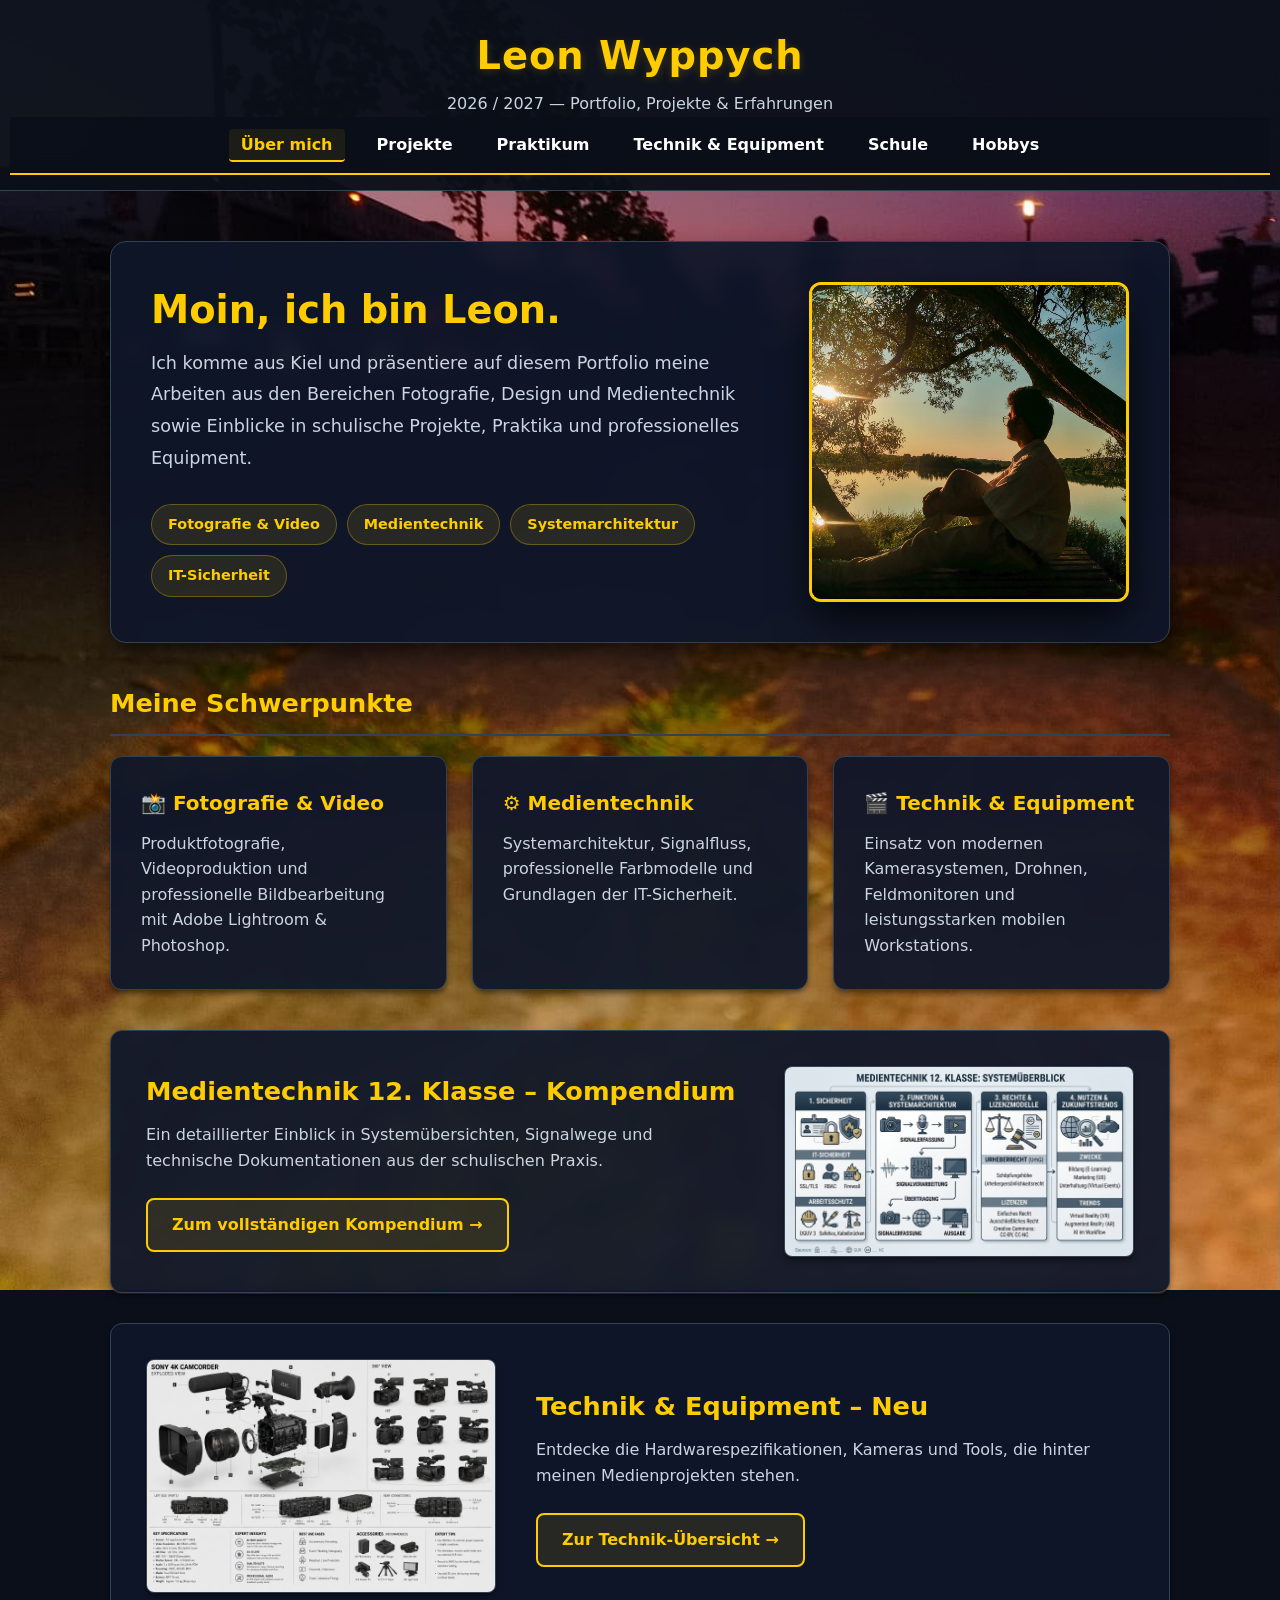
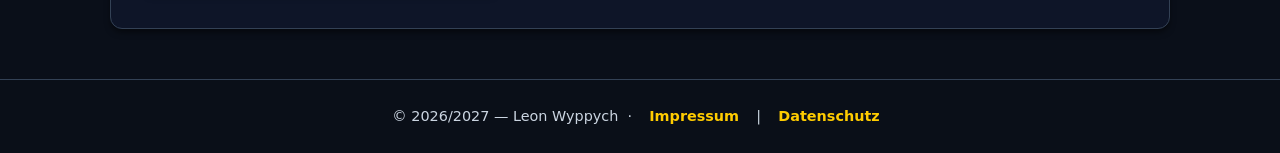
<file: index.html>
<!DOCTYPE html>
<html lang="de">
<head>
    
    <meta charset="UTF-8">
    <meta name="viewport" content="width=device-width, initial-scale=1.0">
    <meta name="theme-color" content="#004e9e">
    <meta name="description" content="Portfolio von Leon Wyppych aus Kiel – Fotografie, Design, Medientechnik und IT-Sicherheit. Projekte, Praktika und Equipment im Überblick.">
    <meta name="author" content="Leon Wyppych">
    <meta name="robots" content="index, follow">

    <!-- Open Graph -->
    <meta property="og:type" content="website">
    <meta property="og:title" content="Leon Wyppych – Portfolio 2026/2027">
    <meta property="og:description" content="Portfolio für Fotografie, Design, Medientechnik und IT-Sicherheit aus Kiel.">
    <meta property="og:image" content="art/leonhero.jpeg">
    <meta property="og:locale" content="de_DE">

    <!-- Twitter Card -->
    <meta name="twitter:card" content="summary_large_image">
    <meta name="twitter:title" content="Leon Wyppych – Portfolio 2026/2027">
    <meta name="twitter:description" content="Portfolio für Fotografie, Design, Medientechnik und IT-Sicherheit aus Kiel.">
    <meta name="twitter:image" content="art/leonhero.jpeg">

    <title>Leon Wyppych — Portfolio, Projekte &amp; Medientechnik</title>

    <link rel="stylesheet" href="style.css">
    <link rel="preload" as="image" href="art/leonhero.jpeg">

    <!-- JSON-LD Structured Data -->
    <script type="application/ld+json">
    {
      "@context": "https://schema.org",
      "@type": "Person",
      "name": "Leon Wyppych",
      "address": { "@type": "PostalAddress", "addressLocality": "Kiel", "addressCountry": "DE" },
      "jobTitle": "Medientechniker & Fotograf",
      "knowsAbout": ["Fotografie", "Videoproduktion", "Medientechnik", "IT-Sicherheit", "Systemarchitektur"]
    }
    </script>
</head>
<body>

    <a href="#main" class="skip-link">Zum Hauptinhalt springen</a>

    <header class="fixed-header">
        <div class="header-container">
            <h1>Leon Wyppych</h1>
            <p class="subtitle">2026 / 2027 — Portfolio, Projekte &amp; Erfahrungen</p>
        </div>
        <nav class="main-nav" aria-label="Hauptnavigation">
            <ul>
                <li><a href="index.html" class="active" aria-current="page">Über mich</a></li>
                <li><a href="src/projekte.html">Projekte</a></li>
                <li><a href="src/praktikum.html">Praktikum</a></li>
                <li><a href="src/technik.html">Technik &amp; Equipment</a></li>
                <li><a href="src/schule.html">Schule</a></li>
                <li><a href="src/hobbys.html">Hobbys</a></li>
            </ul>
        </nav>
    </header>

    <main id="main" class="content">

        <!-- Hero Section -->
        <section class="hero-section" aria-labelledby="hero-title">
            <div class="hero-grid">
                <div class="hero-text">
                    <h2 id="hero-title">Moin, ich bin Leon.</h2>
                    <p class="lead">Ich komme aus Kiel und präsentiere auf diesem Portfolio meine Arbeiten aus den Bereichen Fotografie, Design und Medientechnik sowie Einblicke in schulische Projekte, Praktika und professionelles Equipment.</p>

                    <div class="quick-tags" role="list" aria-label="Kernkompetenzen">
                        <span role="listitem">Fotografie &amp; Video</span>
                        <span role="listitem">Medientechnik</span>
                        <span role="listitem">Systemarchitektur</span>
                        <span role="listitem">IT-Sicherheit</span>
                    </div>
                </div>
                <div class="hero-image">
                    <img src="art/leonhero.jpeg" alt="Porträtfoto von Leon Wyppych" width="600" height="600" loading="eager">
                </div>
            </div>
        </section>

        <!-- Schwerpunkte -->
        <section class="grid-section" aria-labelledby="focus-title">
            <h3 id="focus-title">Meine Schwerpunkte</h3>
            <div class="cards-grid">
                <article class="info-card">
                    <h4>📸 Fotografie &amp; Video</h4>
                    <p>Produktfotografie, Videoproduktion und professionelle Bildbearbeitung mit Adobe Lightroom &amp; Photoshop.</p>
                </article>
                <article class="info-card">
                    <h4>⚙️ Medientechnik</h4>
                    <p>Systemarchitektur, Signalfluss, professionelle Farbmodelle und Grundlagen der IT-Sicherheit.</p>
                </article>
                <article class="info-card">
                    <h4>🎬 Technik &amp; Equipment</h4>
                    <p>Einsatz von modernen Kamerasystemen, Drohnen, Feldmonitoren und leistungsstarken mobilen Workstations.</p>
                </article>
            </div>
        </section>

        <!-- Preview Sektionen -->
        <section class="preview-section" aria-label="Projektvorschauen">
            <article class="preview-card">
                <div class="preview-text">
                    <h3>Medientechnik 12. Klasse – Kompendium</h3>
                    <p>Ein detaillierter Einblick in Systemübersichten, Signalwege und technische Dokumentationen aus der schulischen Praxis.</p>
                    <a href="src/schule.html" class="action-btn">Zum vollständigen Kompendium &rarr;</a>
                </div>
                <div class="preview-img">
                    <img src="art/medienziele.jpeg" alt="Systemübersicht Medientechnik 12. Klasse" loading="lazy">
                </div>
            </article>

            <article class="preview-card reverse">
                <div class="preview-text">
                    <h3>Technik &amp; Equipment – Neu</h3>
                    <p>Entdecke die Hardwarespezifikationen, Kameras und Tools, die hinter meinen Medienprojekten stehen.</p>
                    <a href="src/technik.html" class="action-btn">Zur Technik-Übersicht &rarr;</a>
                </div>
                <div class="preview-img">
                    <!-- FIX: Bild aus deinem art Ordner -->
                    <img src="art/152976FE-19D9-4856-8800-9D4E74AB3DD5.png" alt="Sony 4K Camcorder Equipment" loading="lazy">
                </div>
            </article>
        </section>

    </main>

    <footer class="fixed-footer">
        <p>&copy; 2026/2027 &mdash; Leon Wyppych &nbsp;·&nbsp;
            <a href="src/impressum.html">Impressum</a> &nbsp;|&nbsp;
            <a href="src/datenschutz.html">Datenschutz</a>
        </p>
    </footer>

</body>
</html>
</file>
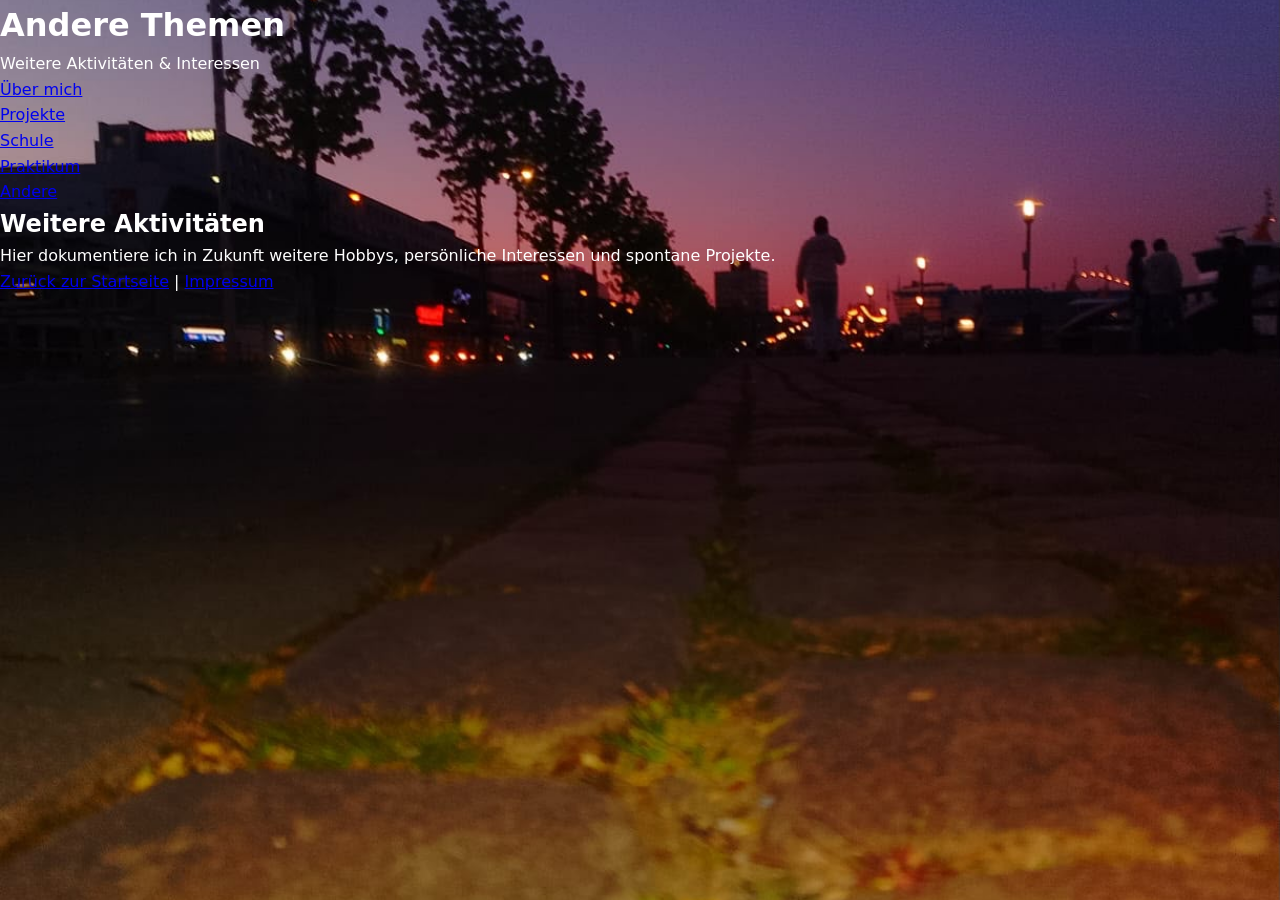
<file: Hobby&andere.html>
<!DOCTYPE html>
<html lang="de">
<head>
    <meta charset="UTF-8">
    <title>Andere Themen - Leon Wyppych</title>
    <link rel="stylesheet" href="style.css">
</head>
<body>
    <header>
        <h1>Andere Themen</h1>
        <p>Weitere Aktivitäten & Interessen</p>
    </header>

    <nav>
        <ul>
            <li><a href="index.html">Über mich</a></li>
            <li><a href="projekte.html">Projekte</a></li>
            <li><a href="schule.html">Schule</a></li>
            <li><a href="praktikum.html">Praktikum</a></li>
            <li><a href="andere.html">Andere</a></li>
        </ul>
    </nav>

    <main>
        <section>
            <h2>Weitere Aktivitäten</h2>
            <p>Hier dokumentiere ich in Zukunft weitere Hobbys, persönliche Interessen und spontane Projekte.</p>
        </section>
    </main>

    <footer>
        <p><a href="index.html">Zurück zur Startseite</a> | <a href="impressum.html">Impressum</a></p>
    </footer>
</body>
</html>
</file>
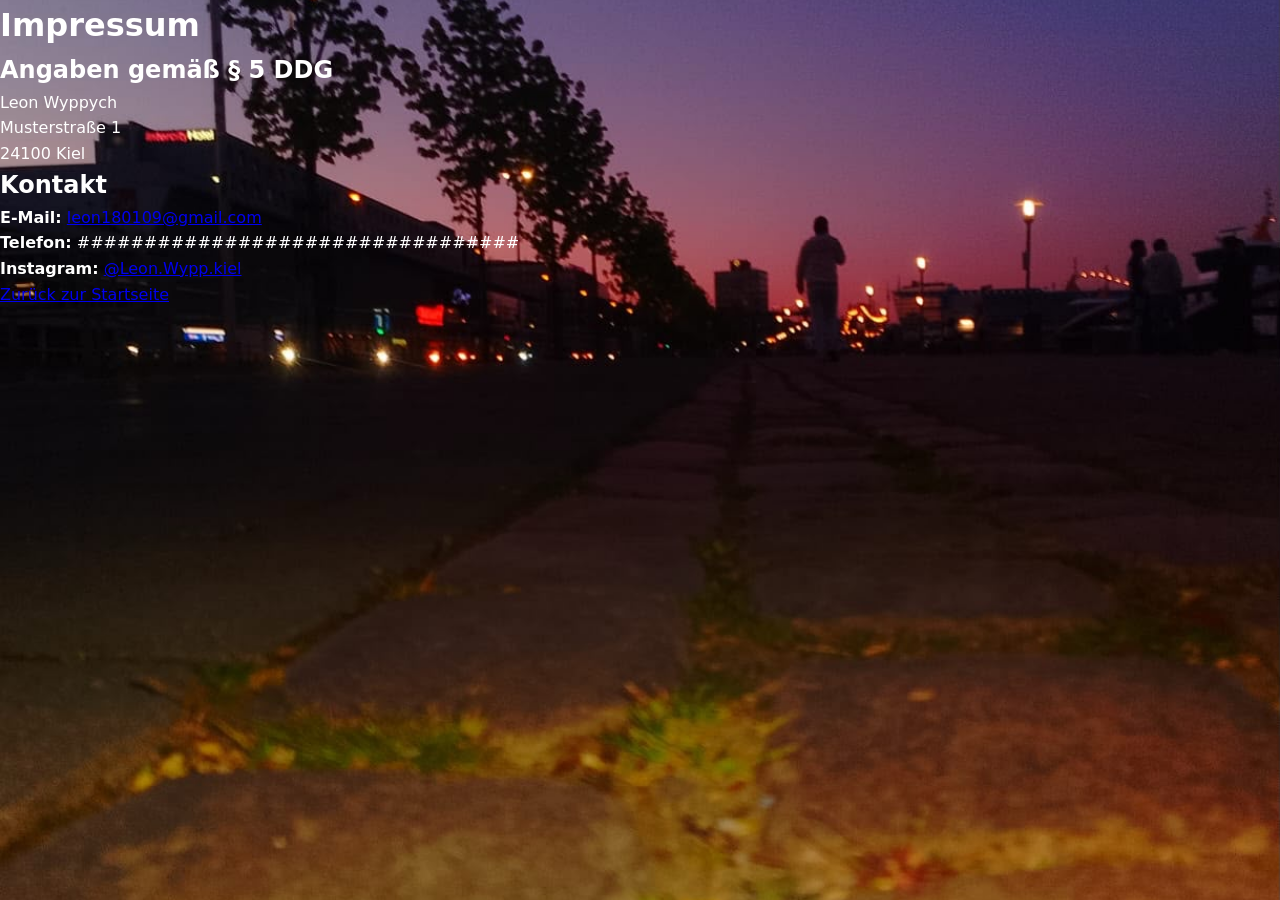
<file: impressum.html>
<!DOCTYPE html>
<html lang="de">
<head>
    <meta charset="UTF-8">
    <title>Impressum - Leon Wyppych</title>
    <link rel="stylesheet" href="style.css">
</head>
<body>
    <header>
        <h1>Impressum</h1>
    </header>

    <main>
        <section>
            <h2>Angaben gemäß § 5 DDG</h2>
            <p>
                Leon Wyppych<br>
                Musterstraße 1<br>
                24100 Kiel
            </p>
        </section>

        <section>
            <h2>Kontakt</h2>
            <p>
                <strong>E-Mail:</strong> <a href="mailto:leon180109@gmail.com">leon180109@gmail.com</a><br>
                <strong>Telefon:</strong> #################################<br>
                <strong>Instagram:</strong> <a href=https://www.instagram.com/leon.wypp.kiel?igsh=eTM5cDVibW1qazly&utm_source=qr target="_blank" rel="noopener">@Leon.Wypp.kiel</a>
            </p>
        </section>
    </main>

    <footer>
        <p><a href="index.html">Zurück zur Startseite</a></p>
    </footer>
</body>
</html>
</file>
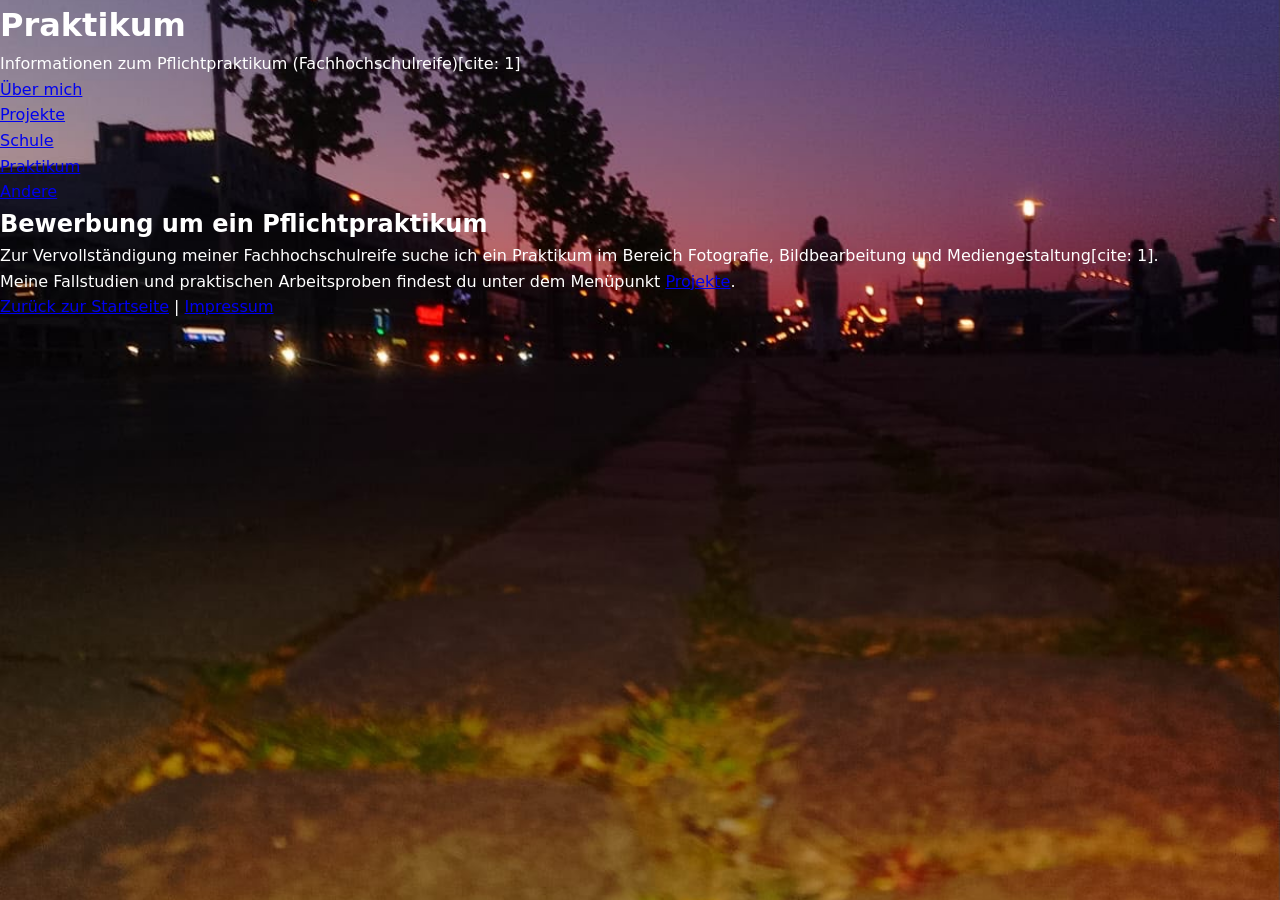
<file: praktikum.html>
<!DOCTYPE html>
<html lang="de">
<head>
    <meta charset="UTF-8">
    <title>Praktikum - Leon Wyppych</title>
    <link rel="stylesheet" href="style.css">
</head>
<body>
    <header>
        <h1>Praktikum</h1>
        <p>Informationen zum Pflichtpraktikum (Fachhochschulreife)[cite: 1]</p>
    </header>

    <nav>
        <ul>
            <li><a href="index.html">Über mich</a></li>
            <li><a href="projekte.html">Projekte</a></li>
            <li><a href="schule.html">Schule</a></li>
            <li><a href="praktikum.html">Praktikum</a></li>
            <li><a href="andere.html">Andere</a></li>
        </ul>
    </nav>

    <main>
        <section>
            <h2>Bewerbung um ein Pflichtpraktikum</h2>
            <p>Zur Vervollständigung meiner Fachhochschulreife suche ich ein Praktikum im Bereich Fotografie, Bildbearbeitung und Mediengestaltung[cite: 1].</p>
            <p>Meine Fallstudien und praktischen Arbeitsproben findest du unter dem Menüpunkt <a href="projekte.html">Projekte</a>.</p>
        </section>
    </main>

    <footer>
        <p><a href="index.html">Zurück zur Startseite</a> | <a href="impressum.html">Impressum</a></p>
    </footer>
</body>
</html>
</file>
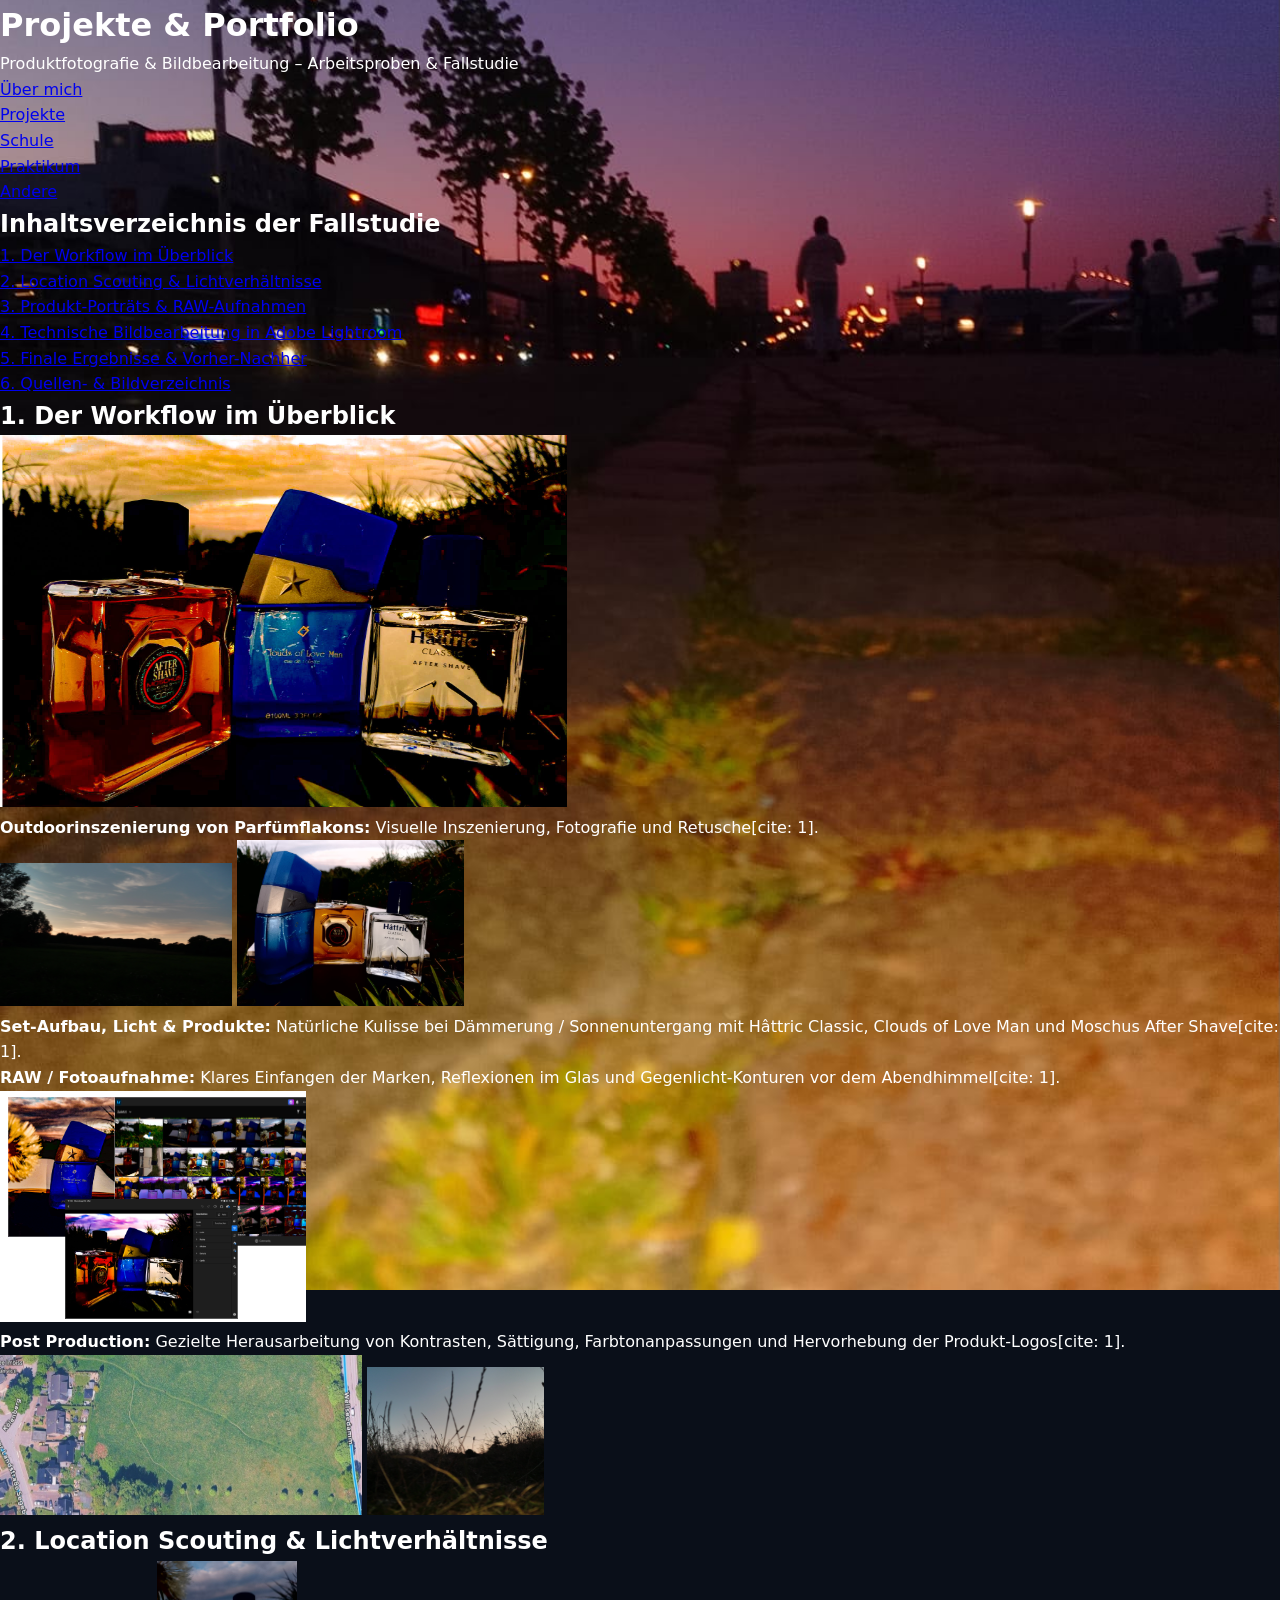
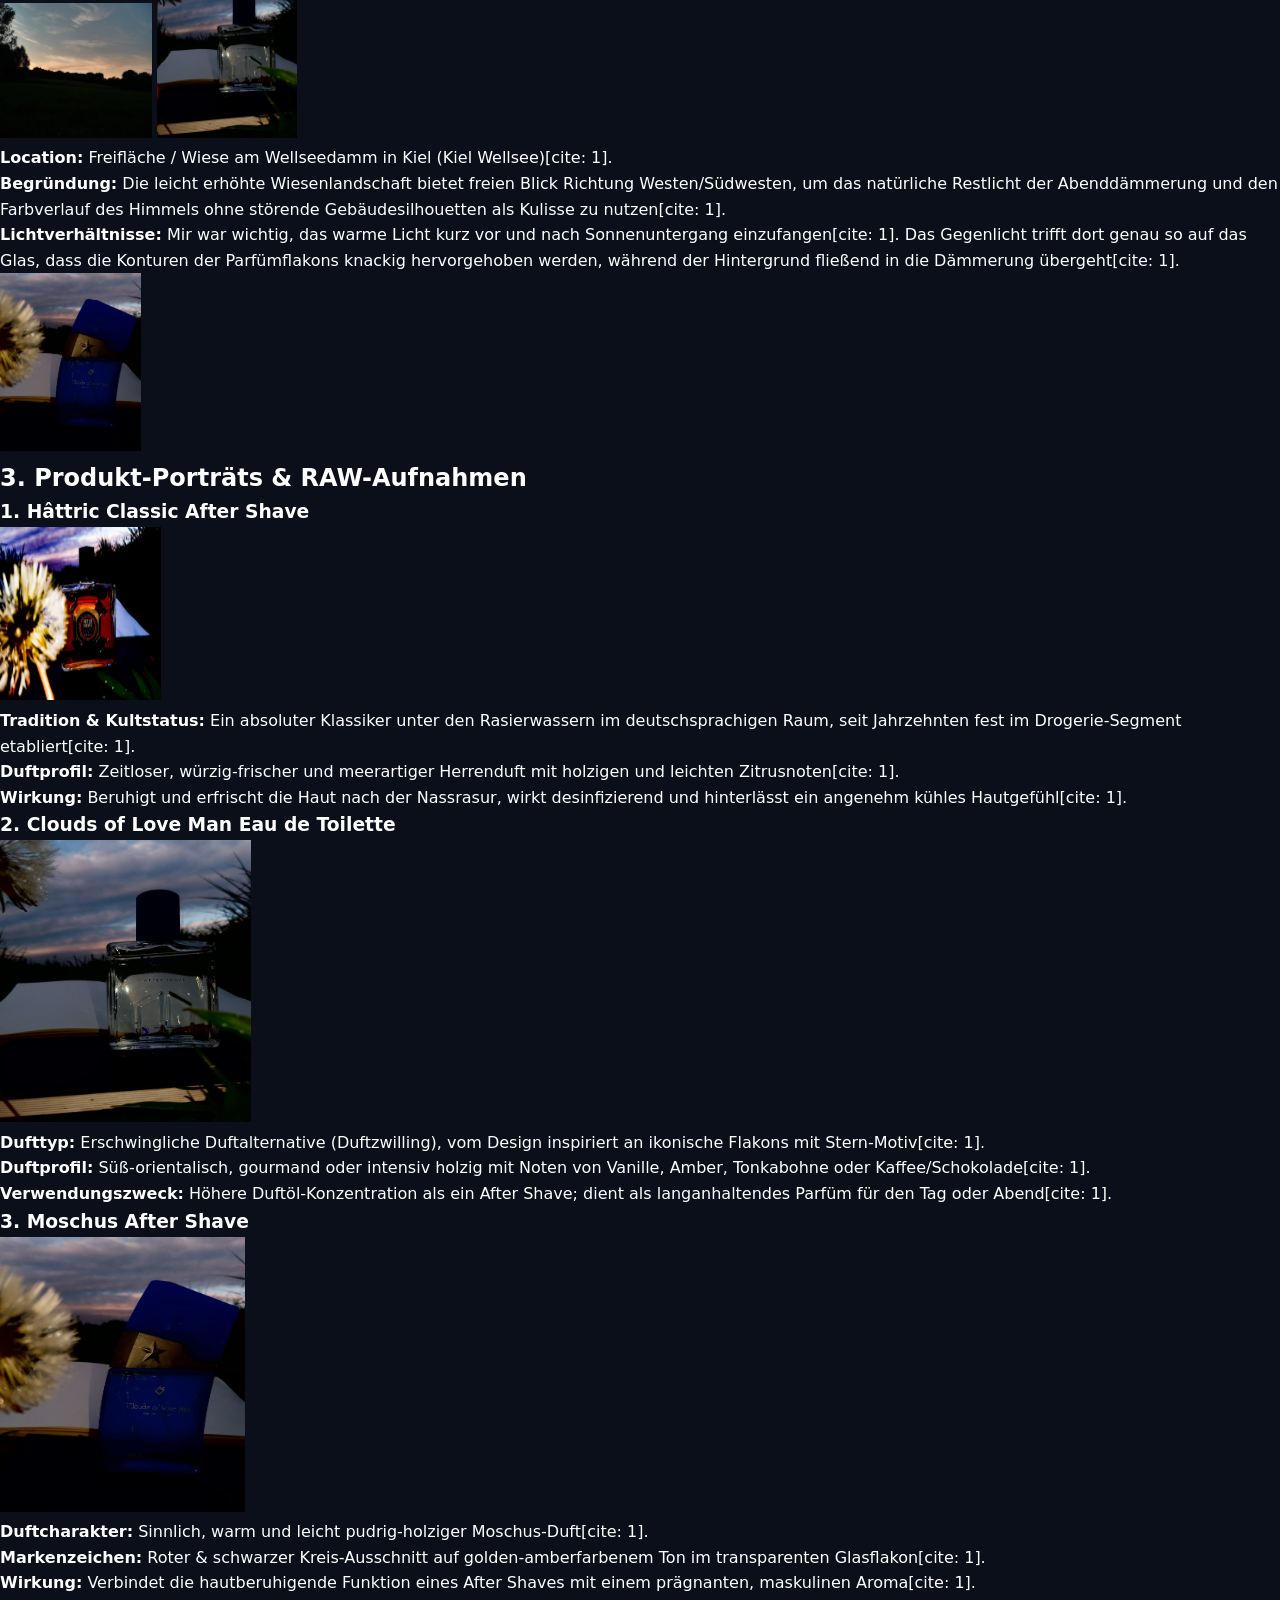
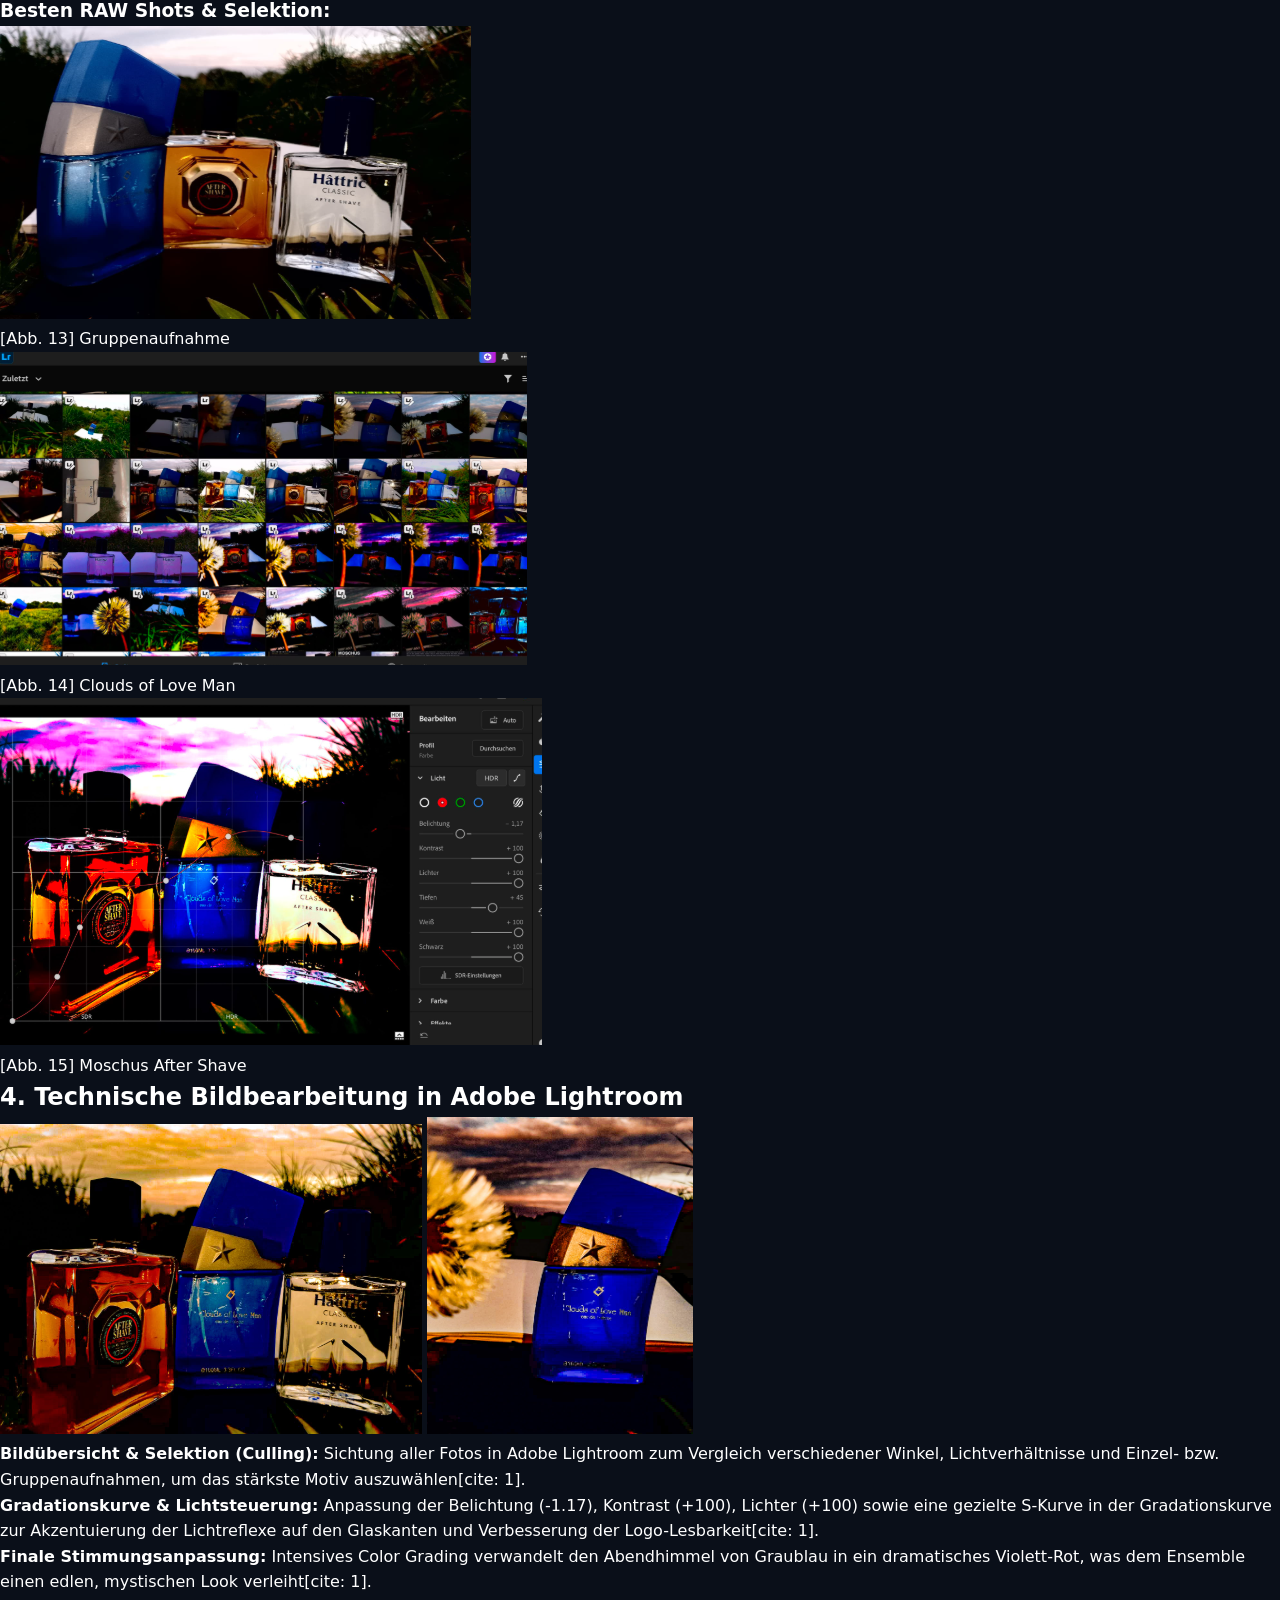
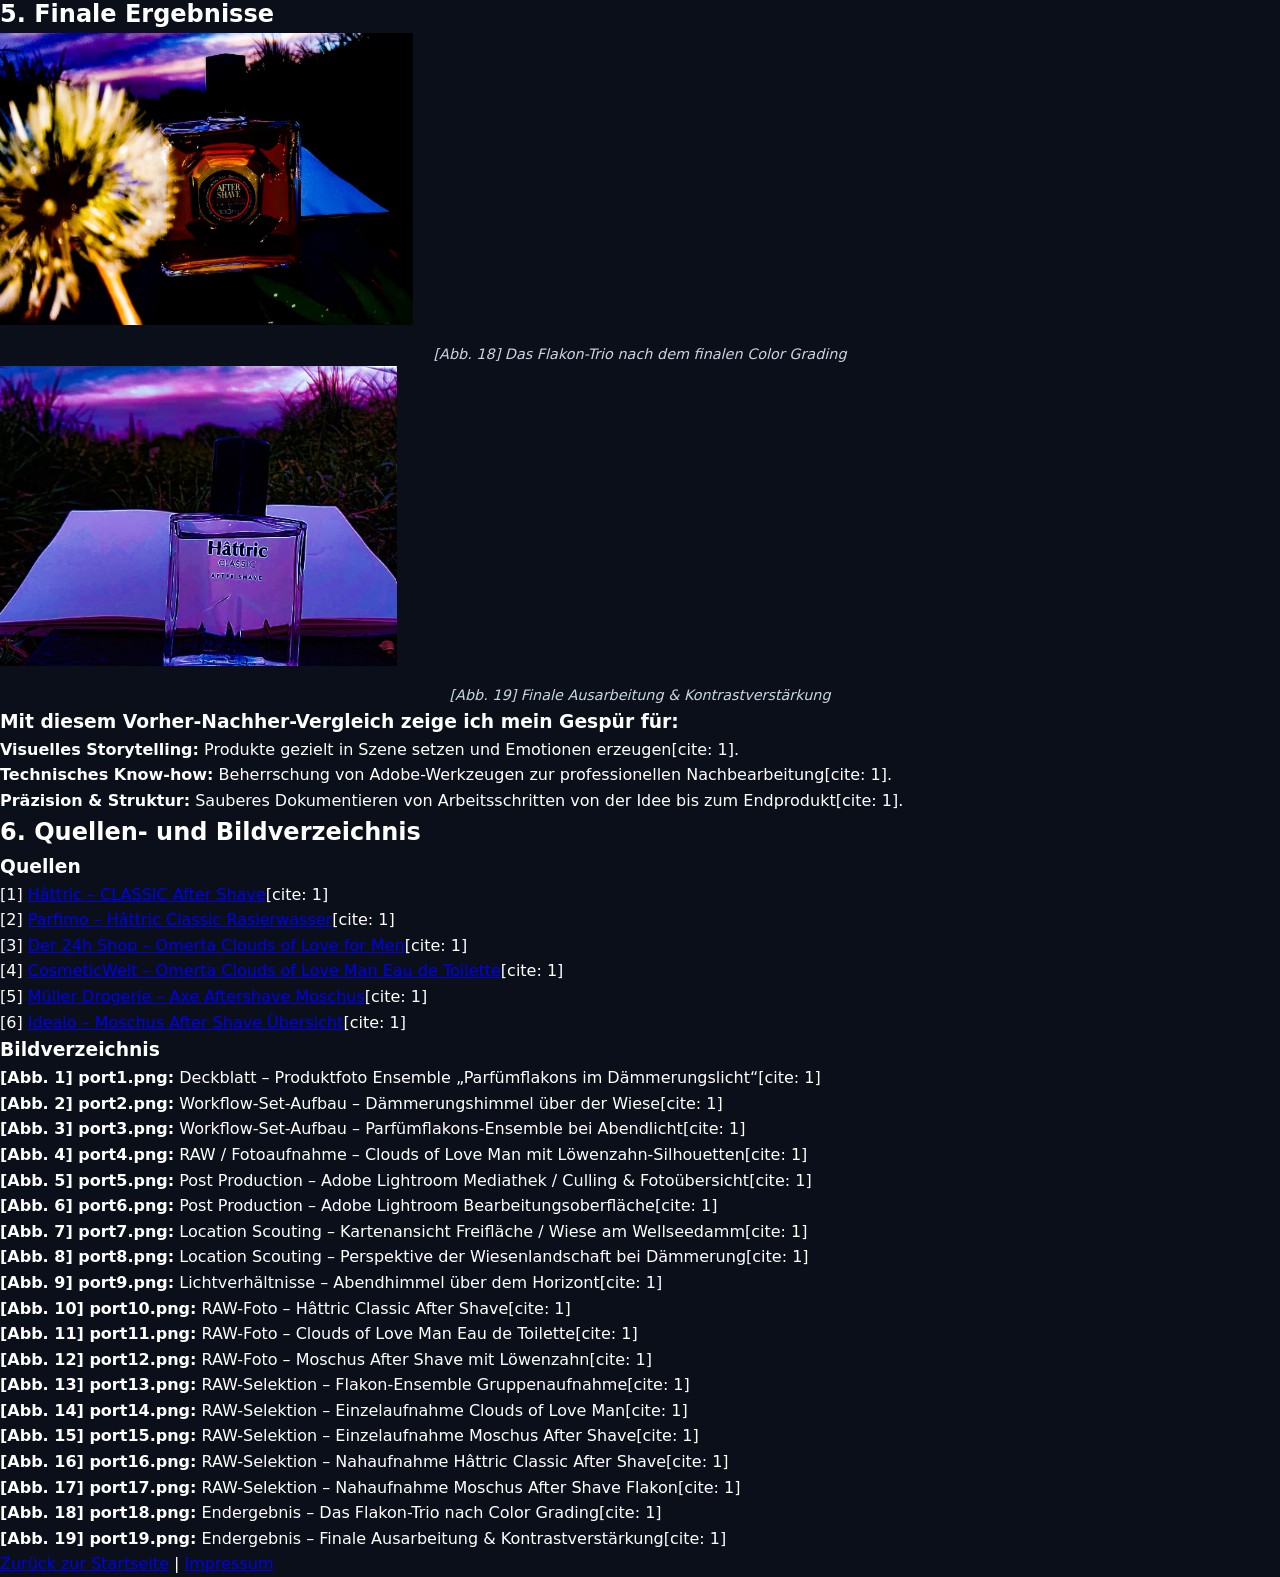
<file: projekte.html>
<!DOCTYPE html>
<html lang="de">
<head>
    <meta charset="UTF-8">
    <meta name="viewport" content="width=device-width, initial-scale=1.0">
    <title>Projekte & Portfolio - Leon Wyppych</title>
    <link rel="stylesheet" href="style.css">
</head>
<body>
    <header>
        <h1>Projekte & Portfolio</h1>
        <p>Produktfotografie & Bildbearbeitung – Arbeitsproben & Fallstudie</p>
    </header>

    <nav>
        <ul>
            <li><a href="index.html">Über mich</a></li>
            <li><a href="projekte.html">Projekte</a></li>
            <li><a href="schule.html">Schule</a></li>
            <li><a href="praktikum.html">Praktikum</a></li>
            <li><a href="andere.html">Andere</a></li>
        </ul>
    </nav>

    <main>
        <!-- Inhaltsverzeichnis der Fallstudie -->
        <section class="toc">
            <h2>Inhaltsverzeichnis der Fallstudie</h2>
            <ul>
                <li><a href="#ueberblick">1. Der Workflow im Überblick</a></li>
                <li><a href="#location">2. Location Scouting & Lichtverhältnisse</a></li>
                <li><a href="#produkte">3. Produkt-Porträts & RAW-Aufnahmen</a></li>
                <li><a href="#lightroom">4. Technische Bildbearbeitung in Adobe Lightroom</a></li>
                <li><a href="#endergebnisse">5. Finale Ergebnisse & Vorher-Nachher</a></li>
                <li><a href="#verzeichnisse">6. Quellen- & Bildverzeichnis</a></li>
            </ul>
        </section>

        <!-- 1. WORKFLOW -->
        <section id="ueberblick">
            <h2>1. Der Workflow im Überblick</h2>
            <div class="project-gallery">
                <img src="port1.png" alt="[Abb. 1] Deckblatt – Produktfoto Ensemble" class="project-img-main">
            </div>
            <p><strong>Outdoorinszenierung von Parfümflakons:</strong> Visuelle Inszenierung, Fotografie und Retusche[cite: 1].</p>
            
            <div class="project-grid">
                <img src="port2.png" alt="[Abb. 2] Workflow-Set-Aufbau – Dämmerungshimmel" class="project-img">
                <img src="port3.png" alt="[Abb. 3] Workflow-Set-Aufbau – Parfümflakons-Ensemble" class="project-img">
            </div>

            <ol>
                <li><strong>Set-Aufbau, Licht & Produkte:</strong> Natürliche Kulisse bei Dämmerung / Sonnenuntergang mit Hâttric Classic, Clouds of Love Man und Moschus After Shave[cite: 1].</li>
                <li>
                    <strong>RAW / Fotoaufnahme:</strong> Klares Einfangen der Marken, Reflexionen im Glas und Gegenlicht-Konturen vor dem Abendhimmel[cite: 1].
                    <br><img src="port4.png" alt="[Abb. 4] RAW Fotoaufnahme" class="project-img-inline">
                </li>
                <li>
                    <strong>Post Production:</strong> Gezielte Herausarbeitung von Kontrasten, Sättigung, Farbtonanpassungen und Hervorhebung der Produkt-Logos[cite: 1].
                    <div class="project-grid">
                        <img src="port5.png" alt="[Abb. 5] Post Production – Lightroom Mediathek" class="project-img">
                        <img src="port6.png" alt="[Abb. 6] Post Production – Bearbeitungsoberfläche" class="project-img">
                    </div>
                </li>
            </ol>
        </section>

        <!-- 2. LOCATION & LICHT -->
        <section id="location">
            <h2>2. Location Scouting & Lichtverhältnisse</h2>
            <div class="project-grid">
                <img src="port7.png" alt="[Abb. 7] Location Scouting – Kartenansicht Wellseedamm" class="project-img">
                <img src="port8.png" alt="[Abb. 8] Location Scouting – Wiesenlandschaft bei Dämmerung" class="project-img">
            </div>
            <p><strong>Location:</strong> Freifläche / Wiese am Wellseedamm in Kiel (Kiel Wellsee)[cite: 1].</p>
            <p><strong>Begründung:</strong> Die leicht erhöhte Wiesenlandschaft bietet freien Blick Richtung Westen/Südwesten, um das natürliche Restlicht der Abenddämmerung und den Farbverlauf des Himmels ohne störende Gebäudesilhouetten als Kulisse zu nutzen[cite: 1].</p>
            
            <p><strong>Lichtverhältnisse:</strong> Mir war wichtig, das warme Licht kurz vor und nach Sonnenuntergang einzufangen[cite: 1]. Das Gegenlicht trifft dort genau so auf das Glas, dass die Konturen der Parfümflakons knackig hervorgehoben werden, während der Hintergrund fließend in die Dämmerung übergeht[cite: 1].</p>
            <div class="project-gallery">
                <img src="port9.png" alt="[Abb. 9] Lichtverhältnisse – Abendhimmel über dem Horizont" class="project-img-main">
            </div>
        </section>

        <!-- 3. PRODUKTE & RAW -->
        <section id="produkte">
            <h2>3. Produkt-Porträts & RAW-Aufnahmen</h2>
            
            <div class="product-detail">
                <h3>1. Hâttric Classic After Shave</h3>
                <img src="port10.png" alt="[Abb. 10] RAW-Foto – Hâttric Classic After Shave" class="product-img-single">
                <p><strong>Tradition & Kultstatus:</strong> Ein absoluter Klassiker unter den Rasierwassern im deutschsprachigen Raum, seit Jahrzehnten fest im Drogerie-Segment etabliert[cite: 1].</p>
                <p><strong>Duftprofil:</strong> Zeitloser, würzig-frischer und meerartiger Herrenduft mit holzigen und leichten Zitrusnoten[cite: 1].</p>
                <p><strong>Wirkung:</strong> Beruhigt und erfrischt die Haut nach der Nassrasur, wirkt desinfizierend und hinterlässt ein angenehm kühles Hautgefühl[cite: 1].</p>
            </div>

            <div class="product-detail">
                <h3>2. Clouds of Love Man Eau de Toilette</h3>
                <img src="port11.png" alt="[Abb. 11] RAW-Foto – Clouds of Love Man" class="product-img-single">
                <p><strong>Dufttyp:</strong> Erschwingliche Duftalternative (Duftzwilling), vom Design inspiriert an ikonische Flakons mit Stern-Motiv[cite: 1].</p>
                <p><strong>Duftprofil:</strong> Süß-orientalisch, gourmand oder intensiv holzig mit Noten von Vanille, Amber, Tonkabohne oder Kaffee/Schokolade[cite: 1].</p>
                <p><strong>Verwendungszweck:</strong> Höhere Duftöl-Konzentration als ein After Shave; dient als langanhaltendes Parfüm für den Tag oder Abend[cite: 1].</p>
            </div>

            <div class="product-detail">
                <h3>3. Moschus After Shave</h3>
                <img src="port12.png" alt="[Abb. 12] RAW-Foto – Moschus After Shave" class="product-img-single">
                <p><strong>Duftcharakter:</strong> Sinnlich, warm und leicht pudrig-holziger Moschus-Duft[cite: 1].</p>
                <p><strong>Markenzeichen:</strong> Roter & schwarzer Kreis-Ausschnitt auf golden-amberfarbenem Ton im transparenten Glasflakon[cite: 1].</p>
                <p><strong>Wirkung:</strong> Verbindet die hautberuhigende Funktion eines After Shaves mit einem prägnanten, maskulinen Aroma[cite: 1].</p>
            </div>

            <h3>Besten RAW Shots & Selektion:</h3>
            <div class="full-gallery-grid">
                <div class="gallery-item"><img src="port13.png" alt="[Abb. 13] Flakon-Ensemble Gruppenaufnahme"><p>[Abb. 13] Gruppenaufnahme</p></div>
                <div class="gallery-item"><img src="port14.png" alt="[Abb. 14] Einzelaufnahme Clouds of Love Man"><p>[Abb. 14] Clouds of Love Man</p></div>
                <div class="gallery-item"><img src="port15.png" alt="[Abb. 15] Einzelaufnahme Moschus After Shave"><p>[Abb. 15] Moschus After Shave</p></div>
            </div>
        </section>

        <!-- 4. LIGHTROOM -->
        <section id="lightroom">
            <h2>4. Technische Bildbearbeitung in Adobe Lightroom</h2>
            <div class="project-grid">
                <img src="port16.png" alt="[Abb. 16] RAW-Selektion – Nahaufnahme Hâttric Classic" class="project-img">
                <img src="port17.png" alt="[Abb. 17] RAW-Selektion – Nahaufnahme Moschus Flakon" class="project-img">
            </div>
            
            <p><strong>Bildübersicht & Selektion (Culling):</strong> Sichtung aller Fotos in Adobe Lightroom zum Vergleich verschiedener Winkel, Lichtverhältnisse und Einzel- bzw. Gruppenaufnahmen, um das stärkste Motiv auszuwählen[cite: 1].</p>
            <p><strong>Gradationskurve & Lichtsteuerung:</strong> Anpassung der Belichtung (-1.17), Kontrast (+100), Lichter (+100) sowie eine gezielte S-Kurve in der Gradationskurve zur Akzentuierung der Lichtreflexe auf den Glaskanten und Verbesserung der Logo-Lesbarkeit[cite: 1].</p>
            <p><strong>Finale Stimmungsanpassung:</strong> Intensives Color Grading verwandelt den Abendhimmel von Graublau in ein dramatisches Violett-Rot, was dem Ensemble einen edlen, mystischen Look verleiht[cite: 1].</p>
        </section>

        <!-- 5. ENDERGEBNISSE -->
        <section id="endergebnisse">
            <h2>5. Finale Ergebnisse</h2>
            <div class="project-gallery">
                <img src="port18.png" alt="[Abb. 18] Endergebnis – Das Flakon-Trio nach Color Grading" class="project-img-main">
                <p class="img-caption">[Abb. 18] Das Flakon-Trio nach dem finalen Color Grading</p>
            </div>

            <div class="project-gallery">
                <img src="port19.png" alt="[Abb. 19] Endergebnis – Finale Inszenierung" class="project-img-main">
                <p class="img-caption">[Abb. 19] Finale Ausarbeitung & Kontrastverstärkung</p>
            </div>

            <div class="skills-summary">
                <h3>Mit diesem Vorher-Nachher-Vergleich zeige ich mein Gespür für:</h3>
                <ul>
                    <li><strong>Visuelles Storytelling:</strong> Produkte gezielt in Szene setzen und Emotionen erzeugen[cite: 1].</li>
                    <li><strong>Technisches Know-how:</strong> Beherrschung von Adobe-Werkzeugen zur professionellen Nachbearbeitung[cite: 1].</li>
                    <li><strong>Präzision & Struktur:</strong> Sauberes Dokumentieren von Arbeitsschritten von der Idee bis zum Endprodukt[cite: 1].</li>
                </ul>
            </div>
        </section>

        <!-- 6. VERZEICHNISSE -->
        <section id="verzeichnisse">
            <h2>6. Quellen- und Bildverzeichnis</h2>
            <h3>Quellen</h3>
            <ul>
                <li>[1] <a href="https://www.hattric.eu/after-shave/" target="_blank">Hâttric – CLASSIC After Shave</a>[cite: 1]</li>
                <li>[2] <a href="https://www.parfimo.de/hattric-classic-rasierwasser-fur-herren-200-ml_z1025468/" target="_blank">Parfimo – Hâttric Classic Rasierwasser</a>[cite: 1]</li>
                <li>[3] <a href="https://www.der24hshop.de/Designerduefte-Herren/Clouds-of-love-for-Men-Parfuem-Herren-Duefte-100-ml-Creation-Lamis-2252-2266.html" target="_blank">Der 24h Shop – Omerta Clouds of Love for Men</a>[cite: 1]</li>
                <li>[4] <a href="https://www.cosmeticwelt.com/beauty/dufte/herren/eau-de-toilette/omerta-clouds-of-love-man-eau-de-toilette-100-ml-1er-pack-1-x-100-g.html" target="_blank">CosmeticWelt – Omerta Clouds of Love Man Eau de Toilette</a>[cite: 1]</li>
                <li>[5] <a href="https://www.mueller.de/p/axe-aftershave-moschus-2645866/" target="_blank">Müller Drogerie – Axe Aftershave Moschus</a>[cite: 1]</li>
                <li>[6] <a href="https://www.idealo.de/preisvergleich/OffersOfProduct/608297_-moschus-after-shave-100-ml-axe.html" target="_blank">Idealo – Moschus After Shave Übersicht</a>[cite: 1]</li>
            </ul>

            <h3>Bildverzeichnis</h3>
            <ul class="image-list">
                <li><strong>[Abb. 1] port1.png:</strong> Deckblatt – Produktfoto Ensemble „Parfümflakons im Dämmerungslicht“[cite: 1]</li>
                <li><strong>[Abb. 2] port2.png:</strong> Workflow-Set-Aufbau – Dämmerungshimmel über der Wiese[cite: 1]</li>
                <li><strong>[Abb. 3] port3.png:</strong> Workflow-Set-Aufbau – Parfümflakons-Ensemble bei Abendlicht[cite: 1]</li>
                <li><strong>[Abb. 4] port4.png:</strong> RAW / Fotoaufnahme – Clouds of Love Man mit Löwenzahn-Silhouetten[cite: 1]</li>
                <li><strong>[Abb. 5] port5.png:</strong> Post Production – Adobe Lightroom Mediathek / Culling & Fotoübersicht[cite: 1]</li>
                <li><strong>[Abb. 6] port6.png:</strong> Post Production – Adobe Lightroom Bearbeitungsoberfläche[cite: 1]</li>
                <li><strong>[Abb. 7] port7.png:</strong> Location Scouting – Kartenansicht Freifläche / Wiese am Wellseedamm[cite: 1]</li>
                <li><strong>[Abb. 8] port8.png:</strong> Location Scouting – Perspektive der Wiesenlandschaft bei Dämmerung[cite: 1]</li>
                <li><strong>[Abb. 9] port9.png:</strong> Lichtverhältnisse – Abendhimmel über dem Horizont[cite: 1]</li>
                <li><strong>[Abb. 10] port10.png:</strong> RAW-Foto – Hâttric Classic After Shave[cite: 1]</li>
                <li><strong>[Abb. 11] port11.png:</strong> RAW-Foto – Clouds of Love Man Eau de Toilette[cite: 1]</li>
                <li><strong>[Abb. 12] port12.png:</strong> RAW-Foto – Moschus After Shave mit Löwenzahn[cite: 1]</li>
                <li><strong>[Abb. 13] port13.png:</strong> RAW-Selektion – Flakon-Ensemble Gruppenaufnahme[cite: 1]</li>
                <li><strong>[Abb. 14] port14.png:</strong> RAW-Selektion – Einzelaufnahme Clouds of Love Man[cite: 1]</li>
                <li><strong>[Abb. 15] port15.png:</strong> RAW-Selektion – Einzelaufnahme Moschus After Shave[cite: 1]</li>
                <li><strong>[Abb. 16] port16.png:</strong> RAW-Selektion – Nahaufnahme Hâttric Classic After Shave[cite: 1]</li>
                <li><strong>[Abb. 17] port17.png:</strong> RAW-Selektion – Nahaufnahme Moschus After Shave Flakon[cite: 1]</li>
                <li><strong>[Abb. 18] port18.png:</strong> Endergebnis – Das Flakon-Trio nach Color Grading[cite: 1]</li>
                <li><strong>[Abb. 19] port19.png:</strong> Endergebnis – Finale Ausarbeitung & Kontrastverstärkung[cite: 1]</li>
            </ul>
        </section>
    </main>

    <footer>
        <p><a href="index.html">Zurück zur Startseite</a> | <a href="impressum.html">Impressum</a></p>
    </footer>
</body>
</html>
</file>
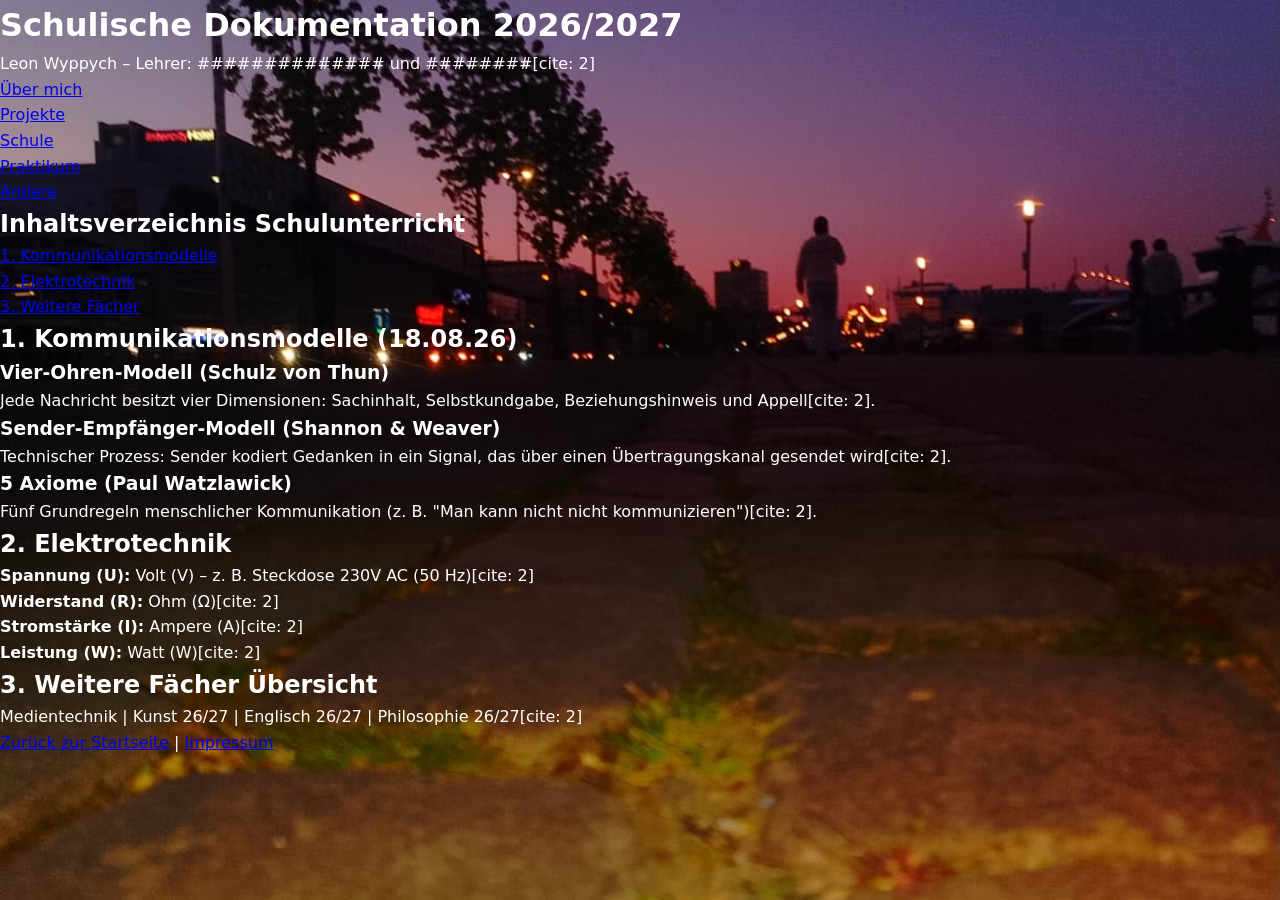
<file: schule.html>
<!DOCTYPE html>
<html lang="de">
<head>
    <meta charset="UTF-8">
    <title>Schule - Leon Wyppych</title>
    <link rel="stylesheet" href="style.css">
</head>
<body>
    <header>
        <h1>Schulische Dokumentation 2026/2027</h1>
        <p>Leon Wyppych – Lehrer: ############## und ########[cite: 2]</p>
    </header>

    <nav>
        <ul>
            <li><a href="index.html">Über mich</a></li>
            <li><a href="projekte.html">Projekte</a></li>
            <li><a href="schule.html">Schule</a></li>
            <li><a href="praktikum.html">Praktikum</a></li>
            <li><a href="andere.html">Andere</a></li>
        </ul>
    </nav>

    <main>
        <section class="toc">
            <h2>Inhaltsverzeichnis Schulunterricht</h2>
            <ul>
                <li><a href="#kommunikation">1. Kommunikationsmodelle</a></li>
                <li><a href="#elektrotechnik">2. Elektrotechnik</a></li>
                <li><a href="#faecher">3. Weitere Fächer</a></li>
            </ul>
        </section>

        <section id="kommunikation">
            <h2>1. Kommunikationsmodelle (18.08.26)</h2>
            <article>
                <h3>Vier-Ohren-Modell (Schulz von Thun)</h3>
                <p>Jede Nachricht besitzt vier Dimensionen: Sachinhalt, Selbstkundgabe, Beziehungshinweis und Appell[cite: 2].</p>
            </article>
            <article>
                <h3>Sender-Empfänger-Modell (Shannon & Weaver)</h3>
                <p>Technischer Prozess: Sender kodiert Gedanken in ein Signal, das über einen Übertragungskanal gesendet wird[cite: 2].</p>
            </article>
            <article>
                <h3>5 Axiome (Paul Watzlawick)</h3>
                <p>Fünf Grundregeln menschlicher Kommunikation (z. B. "Man kann nicht nicht kommunizieren")[cite: 2].</p>
            </article>
        </section>

        <section id="elektrotechnik">
            <h2>2. Elektrotechnik</h2>
            <ul>
                <li><strong>Spannung (U):</strong> Volt (V) – z. B. Steckdose 230V AC (50 Hz)[cite: 2]</li>
                <li><strong>Widerstand (R):</strong> Ohm (Ω)[cite: 2]</li>
                <li><strong>Stromstärke (I):</strong> Ampere (A)[cite: 2]</li>
                <li><strong>Leistung (W):</strong> Watt (W)[cite: 2]</li>
            </ul>
        </section>

        <section id="faecher">
            <h2>3. Weitere Fächer Übersicht</h2>
            <p>Medientechnik | Kunst 26/27 | Englisch 26/27 | Philosophie 26/27[cite: 2]</p>
        </section>
    </main>

    <footer>
        <p><a href="index.html">Zurück zur Startseite</a> | <a href="impressum.html">Impressum</a></p>
    </footer>
</body>
</html>
</file>
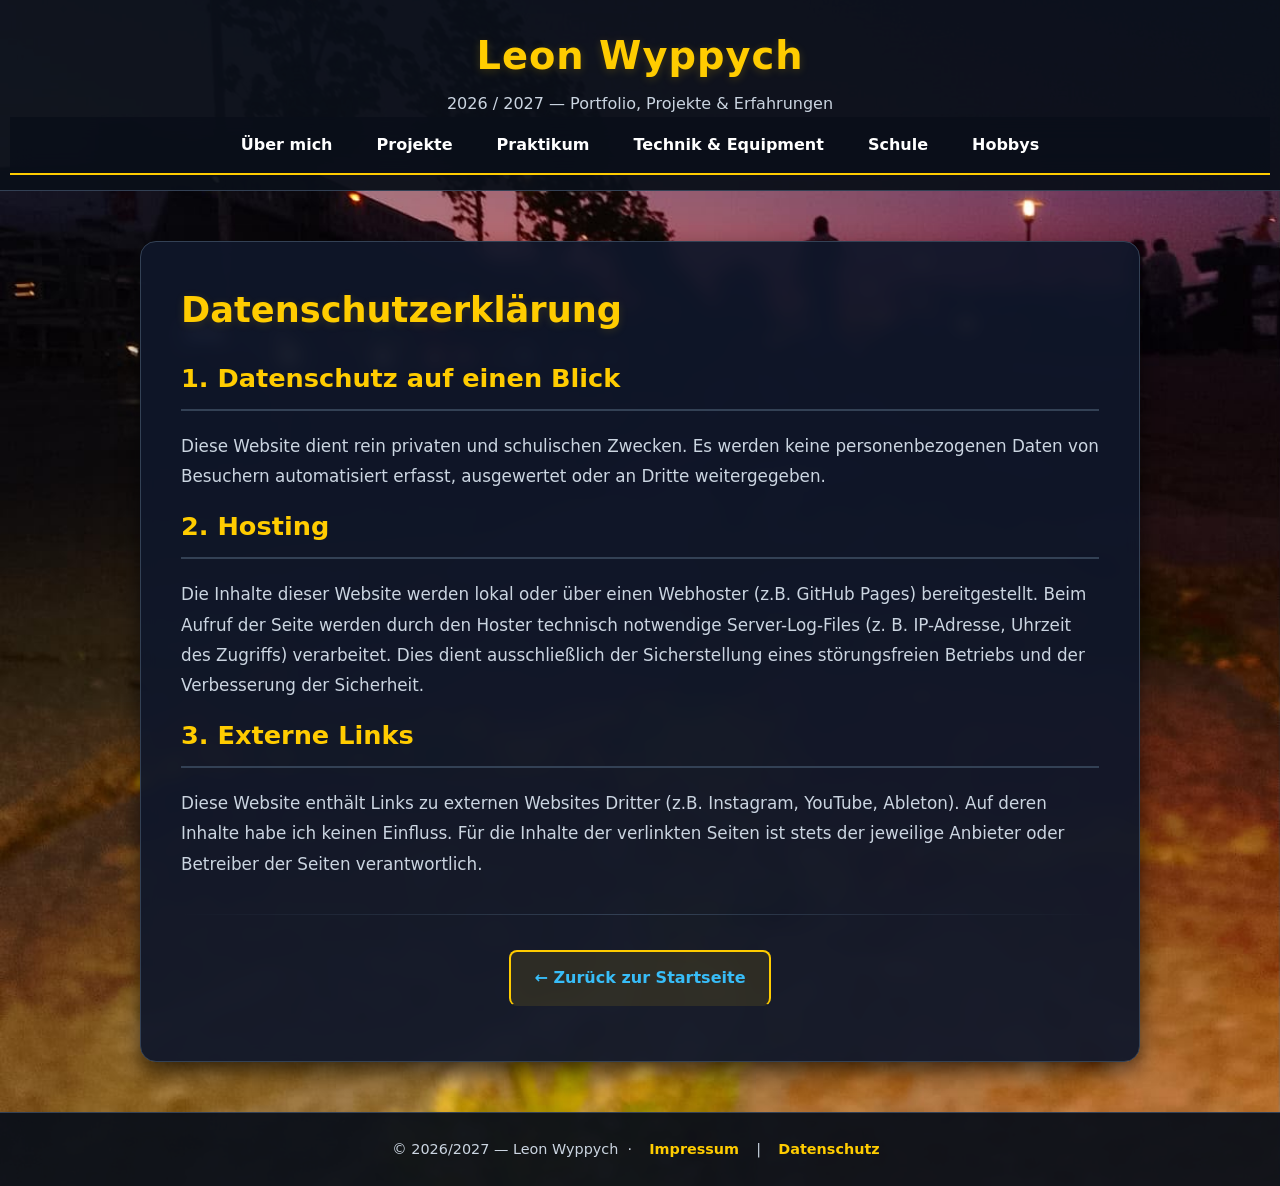
<file: src/datenschutz.html>
<!DOCTYPE html>
<html lang="de">
<head>
    <meta charset="UTF-8">
    <meta name="viewport" content="width=device-width, initial-scale=1.0">
    <meta name="theme-color" content="#0a0f19">
    <meta name="description" content="Datenschutzerklärung für das Portfolio von Leon Wyppych.">
    <meta name="author" content="Leon Wyppych">
    <meta name="robots" content="noindex, follow">
    <title>Datenschutzerklärung — Leon Wyppych</title>
    <link rel="stylesheet" href="../style.css">
</head>
<body>
    <a href="#main" class="skip-link">Zum Hauptinhalt springen</a>

    <header class="fixed-header">
        <div class="header-container">
            <h1>Leon Wyppych</h1>
            <p class="subtitle">2026 / 2027 — Portfolio, Projekte &amp; Erfahrungen</p>
        </div>
        <nav class="main-nav" aria-label="Hauptnavigation">
            <ul>
                <li><a href="../index.html">Über mich</a></li>
                <li><a href="projekte.html">Projekte</a></li>
                <li><a href="praktikum.html">Praktikum</a></li>
                <li><a href="technik.html">Technik &amp; Equipment</a></li>
                <li><a href="schule.html">Schule</a></li>
                <li><a href="hobbys.html">Hobbys</a></li>
            </ul>
        </nav>
    </header>

    <main id="main" class="content">
        <div class="school-card">
            <h1>Datenschutzerklärung</h1>
            <h2>1. Datenschutz auf einen Blick</h2>
            <p>Diese Website dient rein privaten und schulischen Zwecken. Es werden keine personenbezogenen Daten von Besuchern automatisiert erfasst, ausgewertet oder an Dritte weitergegeben.</p>

            <h2>2. Hosting</h2>
            <p>Die Inhalte dieser Website werden lokal oder über einen Webhoster (z.B. GitHub Pages) bereitgestellt. Beim Aufruf der Seite werden durch den Hoster technisch notwendige Server-Log-Files (z. B. IP-Adresse, Uhrzeit des Zugriffs) verarbeitet. Dies dient ausschließlich der Sicherstellung eines störungsfreien Betriebs und der Verbesserung der Sicherheit.</p>

            <h2>3. Externe Links</h2>
            <p>Diese Website enthält Links zu externen Websites Dritter (z.B. Instagram, YouTube, Ableton). Auf deren Inhalte habe ich keinen Einfluss. Für die Inhalte der verlinkten Seiten ist stets der jeweilige Anbieter oder Betreiber der Seiten verantwortlich.</p>
            <hr class="divider">
            <p style="text-align: center; margin-top: 20px;">
                <a href="../index.html" class="action-btn">&larr; Zurück zur Startseite</a>
            </p>
        </div>
    </main>

    <footer class="fixed-footer">
        <p>&copy; 2026/2027 &mdash; Leon Wyppych &nbsp;·&nbsp;
            <a href="impressum.html">Impressum</a> &nbsp;|&nbsp;
            <a href="datenschutz.html">Datenschutz</a>
        </p>
    </footer>
</body>
</html>
</file>
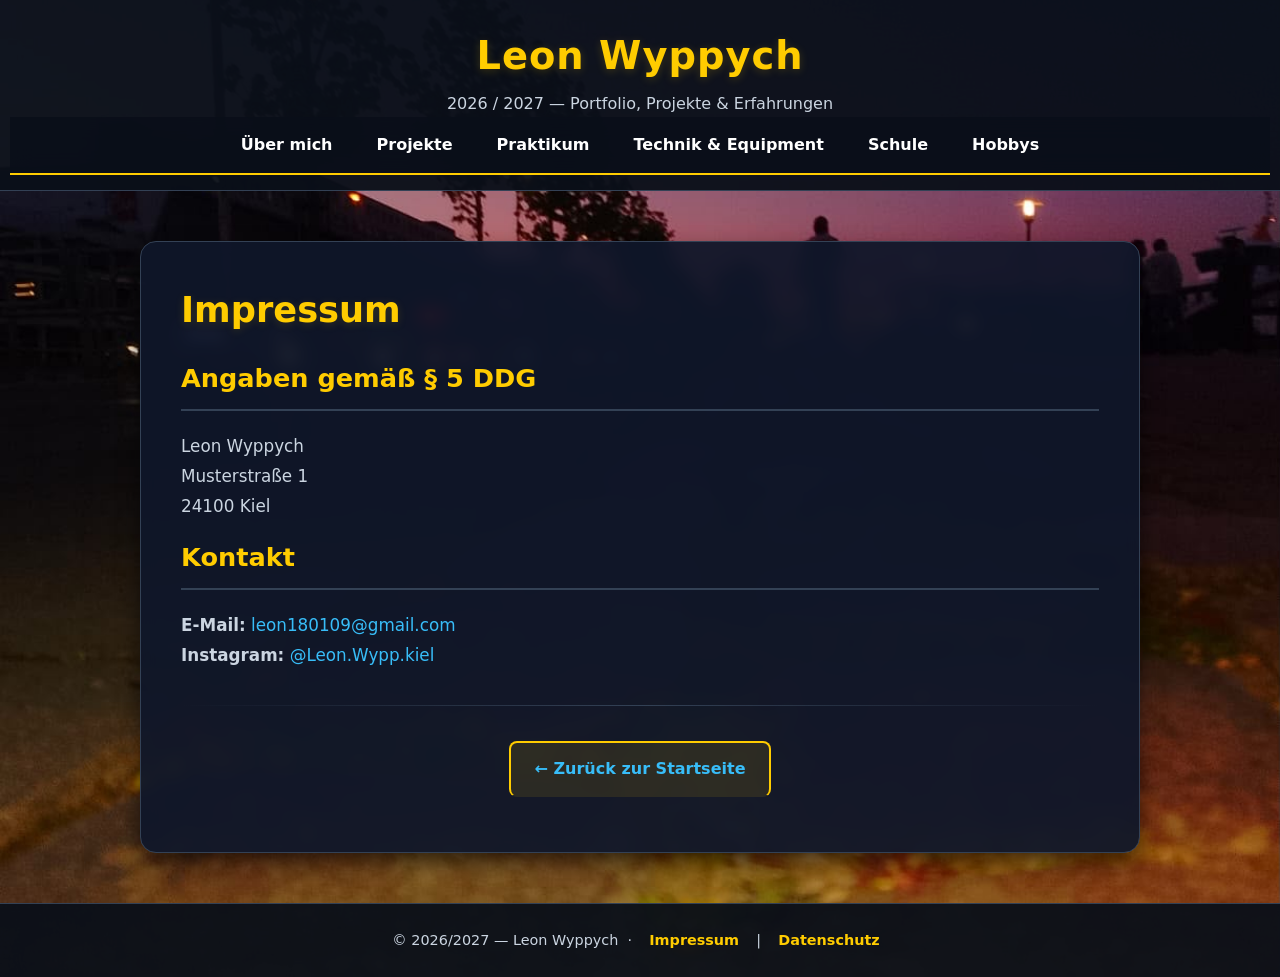
<file: src/impressum.html>
<!DOCTYPE html>
<html lang="de">
<head>
    <meta charset="UTF-8">
    <meta name="viewport" content="width=device-width, initial-scale=1.0">
    <meta name="theme-color" content="#0a0f19">
    <meta name="description" content="Impressum und rechtliche Angaben gemäß § 5 DDG für das Portfolio von Leon Wyppych.">
    <meta name="author" content="Leon Wyppych">
    <meta name="robots" content="noindex, follow">
    <title>Impressum — Leon Wyppych</title>
    <link rel="stylesheet" href="../style.css">
</head>
<body>
    <a href="#main" class="skip-link">Zum Hauptinhalt springen</a>

    <header class="fixed-header">
        <div class="header-container">
            <h1>Leon Wyppych</h1>
            <p class="subtitle">2026 / 2027 — Portfolio, Projekte &amp; Erfahrungen</p>
        </div>
        <nav class="main-nav" aria-label="Hauptnavigation">
            <ul>
                <li><a href="../index.html">Über mich</a></li>
                <li><a href="projekte.html">Projekte</a></li>
                <li><a href="praktikum.html">Praktikum</a></li>
                <li><a href="technik.html">Technik &amp; Equipment</a></li>
                <li><a href="schule.html">Schule</a></li>
                <li><a href="hobbys.html">Hobbys</a></li>
            </ul>
        </nav>
    </header>

    <main id="main" class="content">
        <div class="school-card">
            <h1>Impressum</h1>
            <h2>Angaben gemäß § 5 DDG</h2>
            <p>
                Leon Wyppych<br>
                Musterstraße 1<br>
                24100 Kiel
            </p>

            <h2>Kontakt</h2>
            <p>
                <strong>E-Mail:</strong> <a href="mailto:leon180109@gmail.com">leon180109@gmail.com</a><br>
                <strong>Instagram:</strong> <a href="https://instagram.com" target="_blank" rel="noopener">@Leon.Wypp.kiel</a>
            </p>
            <hr class="divider">
            <p style="text-align: center; margin-top: 20px;">
                <a href="../index.html" class="action-btn">&larr; Zurück zur Startseite</a>
            </p>
        </div>
    </main>

    <footer class="fixed-footer">
        <p>&copy; 2026/2027 &mdash; Leon Wyppych &nbsp;·&nbsp;
            <a href="impressum.html">Impressum</a> &nbsp;|&nbsp;
            <a href="datenschutz.html">Datenschutz</a>
        </p>
    </footer>
</body>
</html>
</file>
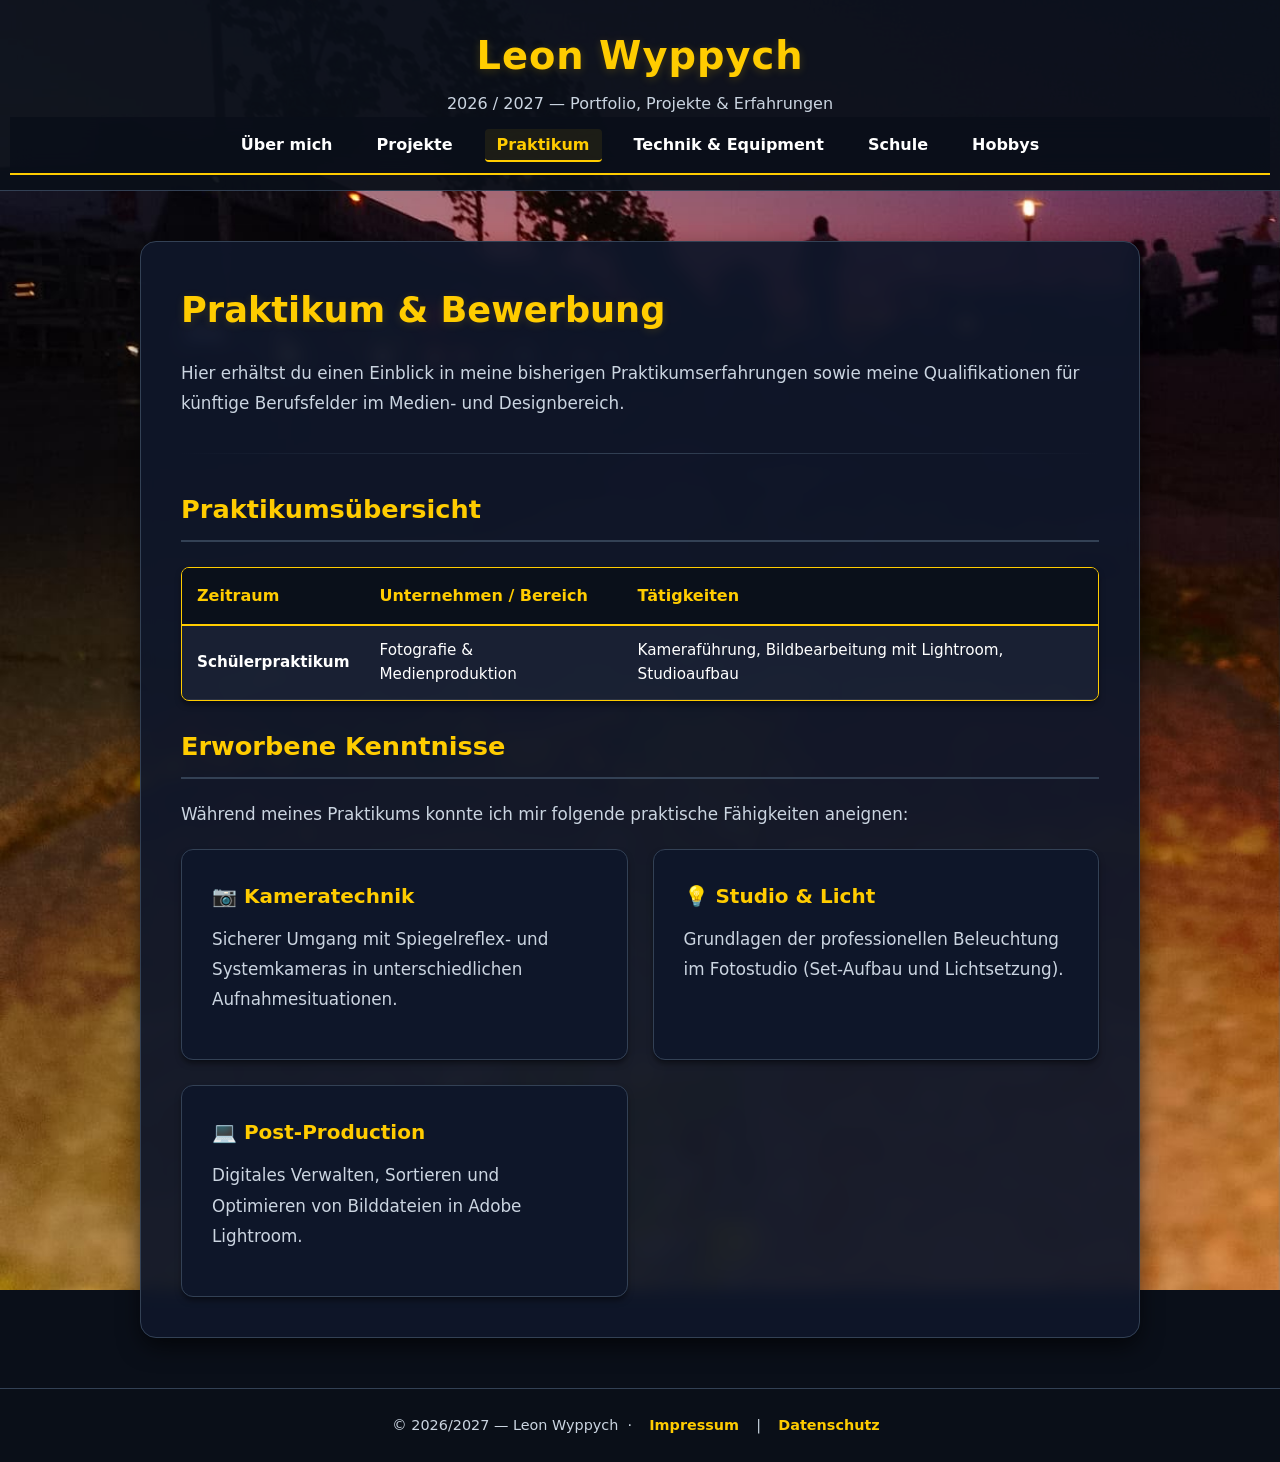
<file: src/praktikum.html>
<!DOCTYPE html>
<html lang="de">
<head>
    <meta charset="UTF-8">
    <meta name="viewport" content="width=device-width, initial-scale=1.0">
    <meta name="theme-color" content="#0a0f19">
    <meta name="description" content="Praktikum & Bewerbung von Leon Wyppych – Einblick in Erfahrungen und Qualifikationen im Medien- und Designbereich.">
    <meta name="author" content="Leon Wyppych">
    <title>Praktikum &amp; Bewerbung — Leon Wyppych</title>
    <link rel="stylesheet" href="../style.css">
</head>
<body>
    <a href="#main" class="skip-link">Zum Hauptinhalt springen</a>

    <header class="fixed-header">
        <div class="header-container">
            <h1>Leon Wyppych</h1>
            <p class="subtitle">2026 / 2027 — Portfolio, Projekte &amp; Erfahrungen</p>
        </div>
        <nav class="main-nav" aria-label="Hauptnavigation">
            <ul>
                <li><a href="../index.html">Über mich</a></li>
                <li><a href="projekte.html">Projekte</a></li>
                <li><a href="praktikum.html" class="active" aria-current="page">Praktikum</a></li>
                <li><a href="technik.html">Technik &amp; Equipment</a></li>
                <li><a href="schule.html">Schule</a></li>
                <li><a href="hobbys.html">Hobbys</a></li>
            </ul>
        </nav>
    </header>

    <main id="main" class="content">
        <div class="school-card">
            <h1>Praktikum &amp; Bewerbung</h1>
            <p>Hier erhältst du einen Einblick in meine bisherigen Praktikumserfahrungen sowie meine Qualifikationen für künftige Berufsfelder im Medien- und Designbereich.</p>
            <hr class="divider">

            <h2>Praktikumsübersicht</h2>
            <div class="table-responsive">
                <table>
                    <thead>
                        <tr>
                            <th>Zeitraum</th>
                            <th>Unternehmen / Bereich</th>
                            <th>Tätigkeiten</th>
                        </tr>
                    </thead>
                    <tbody>
                        <tr>
                            <td><strong>Schülerpraktikum</strong></td>
                            <td>Fotografie &amp; Medienproduktion</td>
                            <td>Kameraführung, Bildbearbeitung mit Lightroom, Studioaufbau</td>
                        </tr>
                    </tbody>
                </table>
            </div>

            <h2>Erworbene Kenntnisse</h2>
            <p>Während meines Praktikums konnte ich mir folgende praktische Fähigkeiten aneignen:</p>
            
            <div class="cards-grid" style="margin-top: 20px;">
                <article class="info-card">
                    <h4>📷 Kameratechnik</h4>
                    <p>Sicherer Umgang mit Spiegelreflex- und Systemkameras in unterschiedlichen Aufnahmesituationen.</p>
                </article>
                <article class="info-card">
                    <h4>💡 Studio &amp; Licht</h4>
                    <p>Grundlagen der professionellen Beleuchtung im Fotostudio (Set-Aufbau und Lichtsetzung).</p>
                </article>
                <article class="info-card">
                    <h4>💻 Post-Production</h4>
                    <p>Digitales Verwalten, Sortieren und Optimieren von Bilddateien in Adobe Lightroom.</p>
                </article>
            </div>
        </div>
    </main>

    <footer class="fixed-footer">
        <p>&copy; 2026/2027 &mdash; Leon Wyppych &nbsp;·&nbsp;
            <a href="impressum.html">Impressum</a> &nbsp;|&nbsp;
            <a href="datenschutz.html">Datenschutz</a>
        </p>
    </footer>
</body>
</html>
</file>
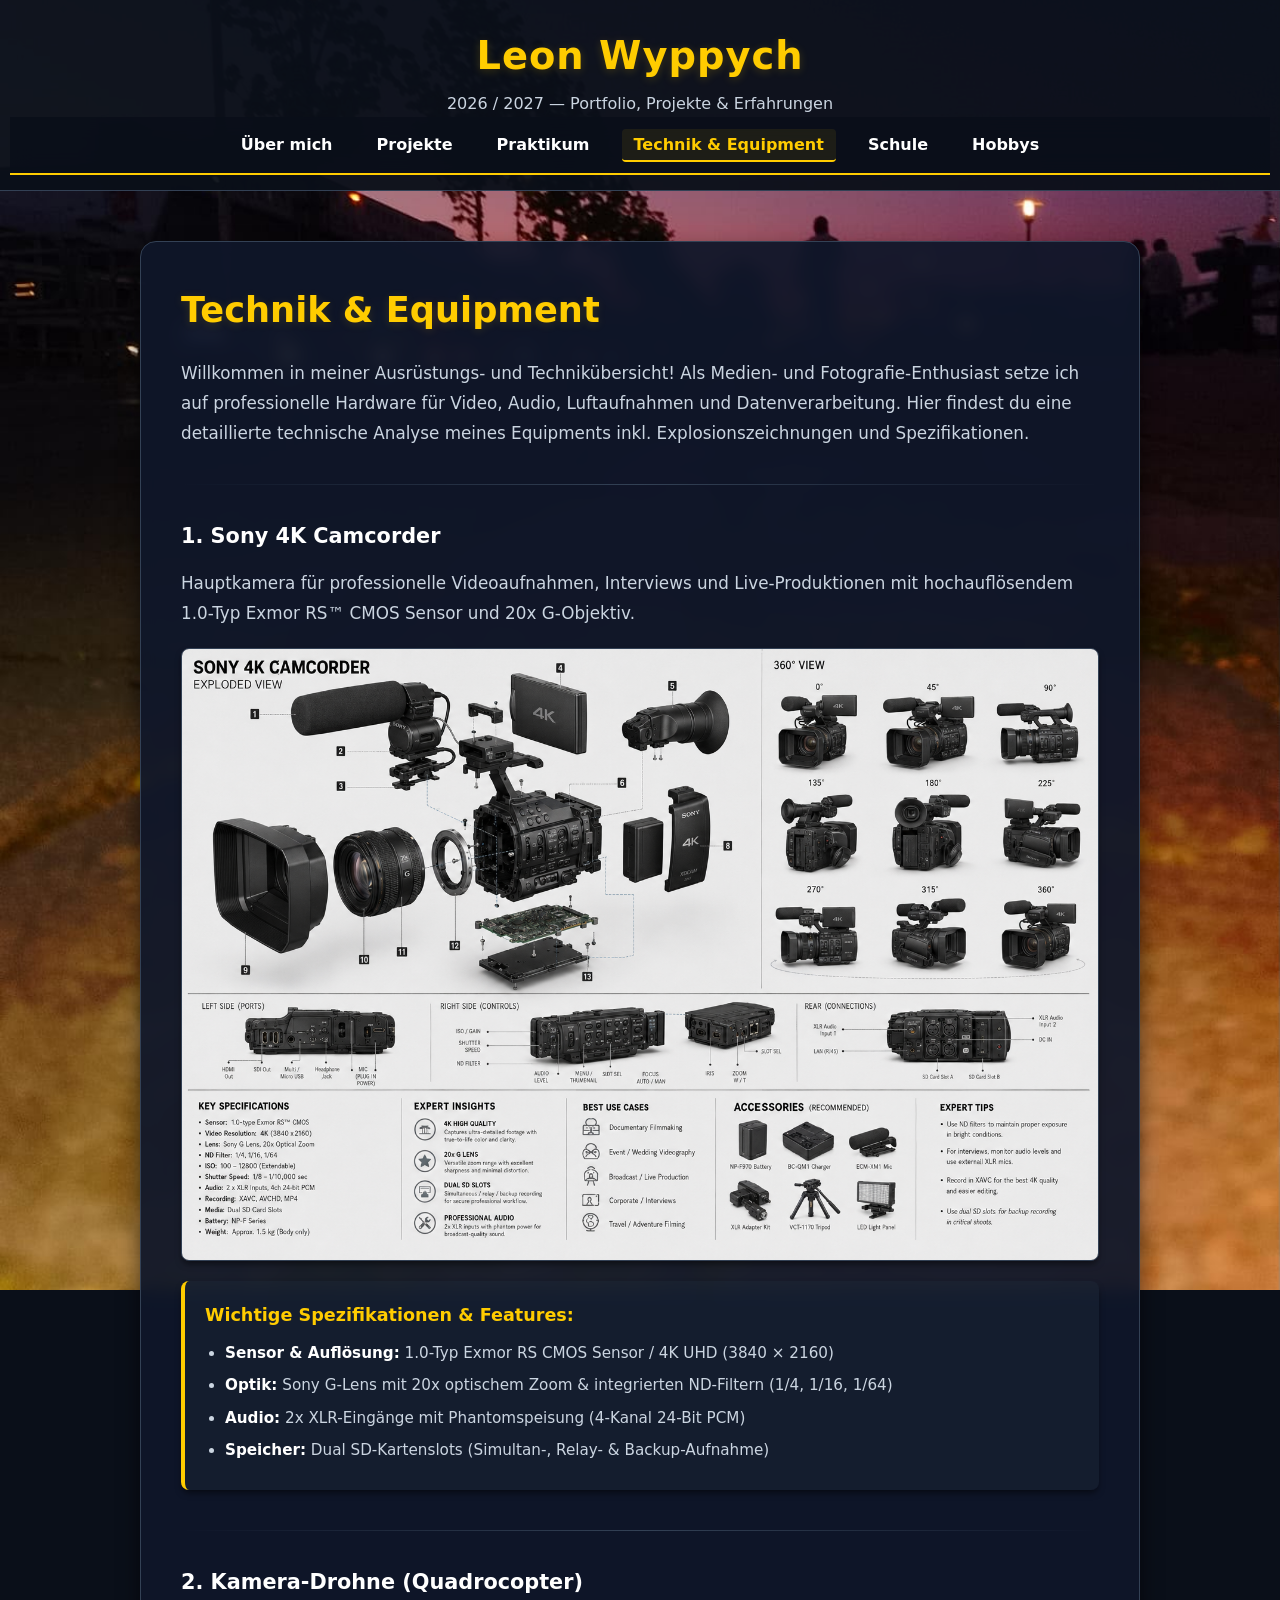
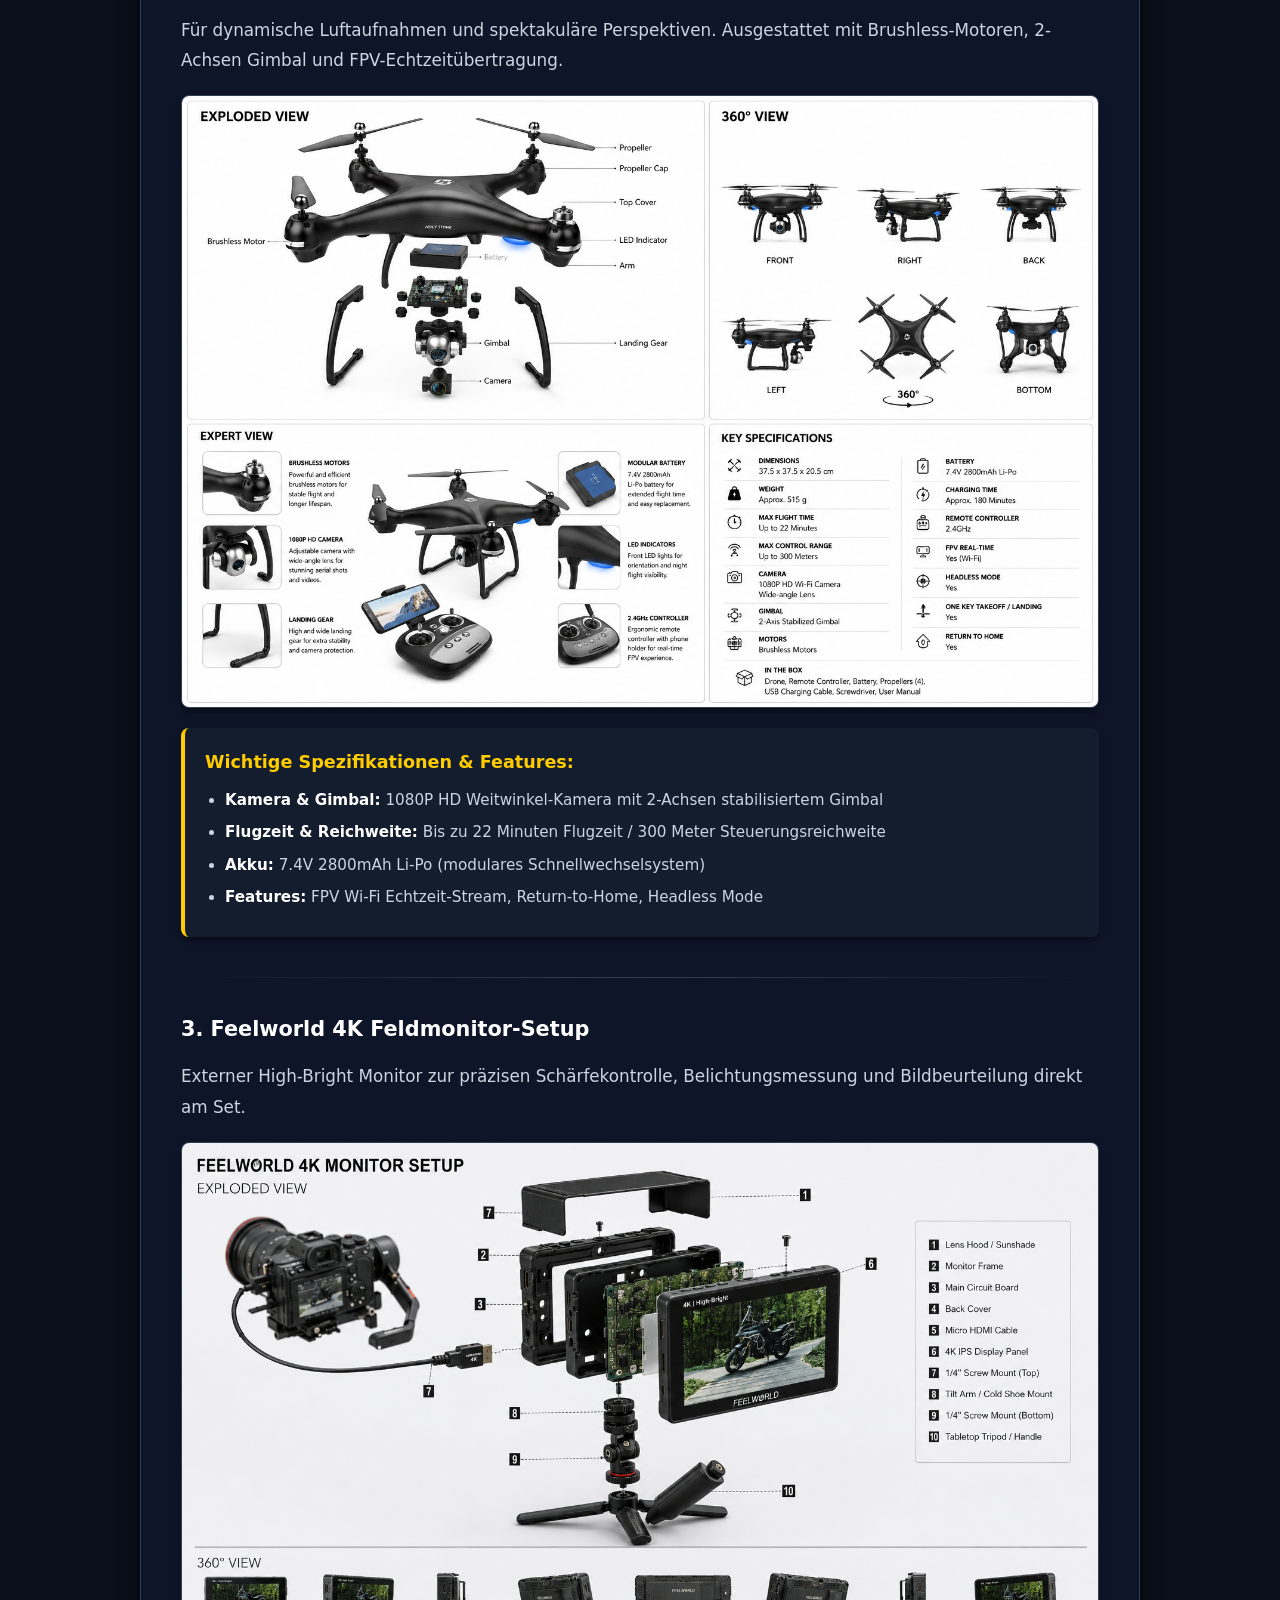
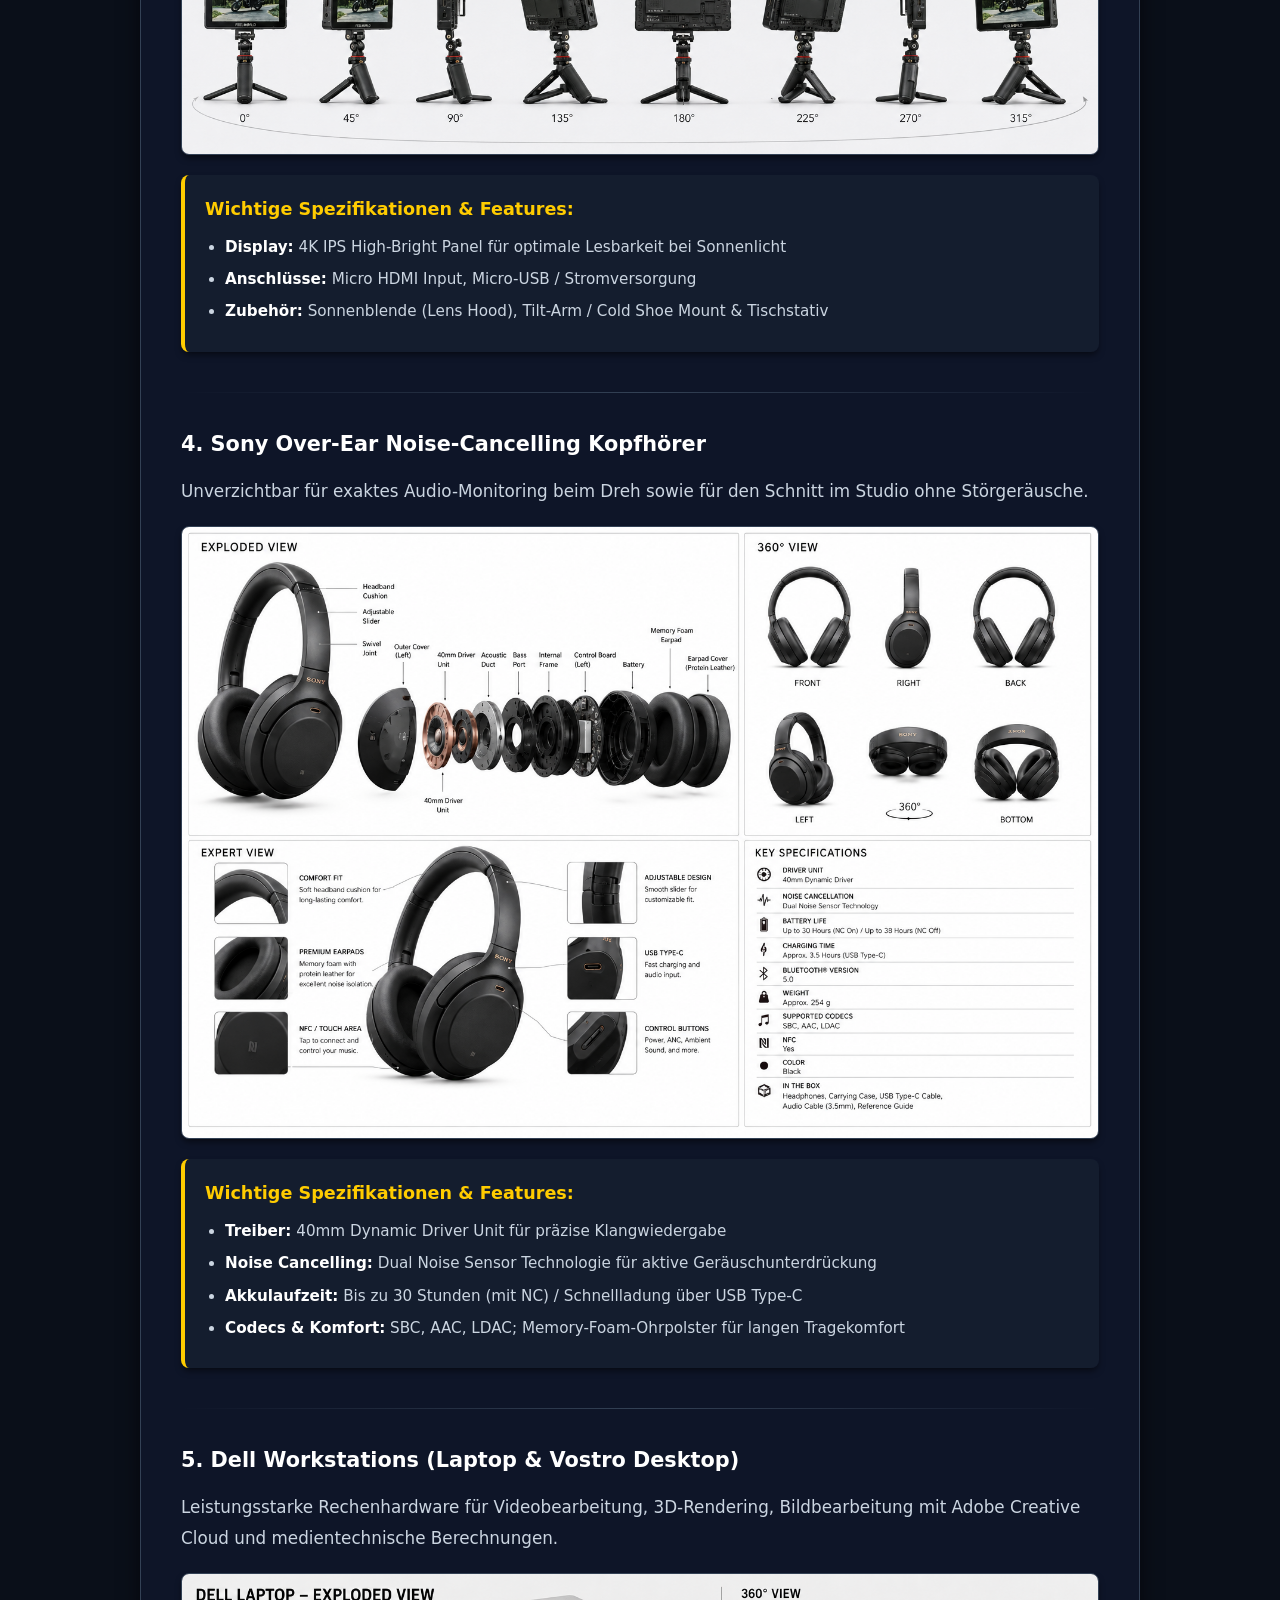
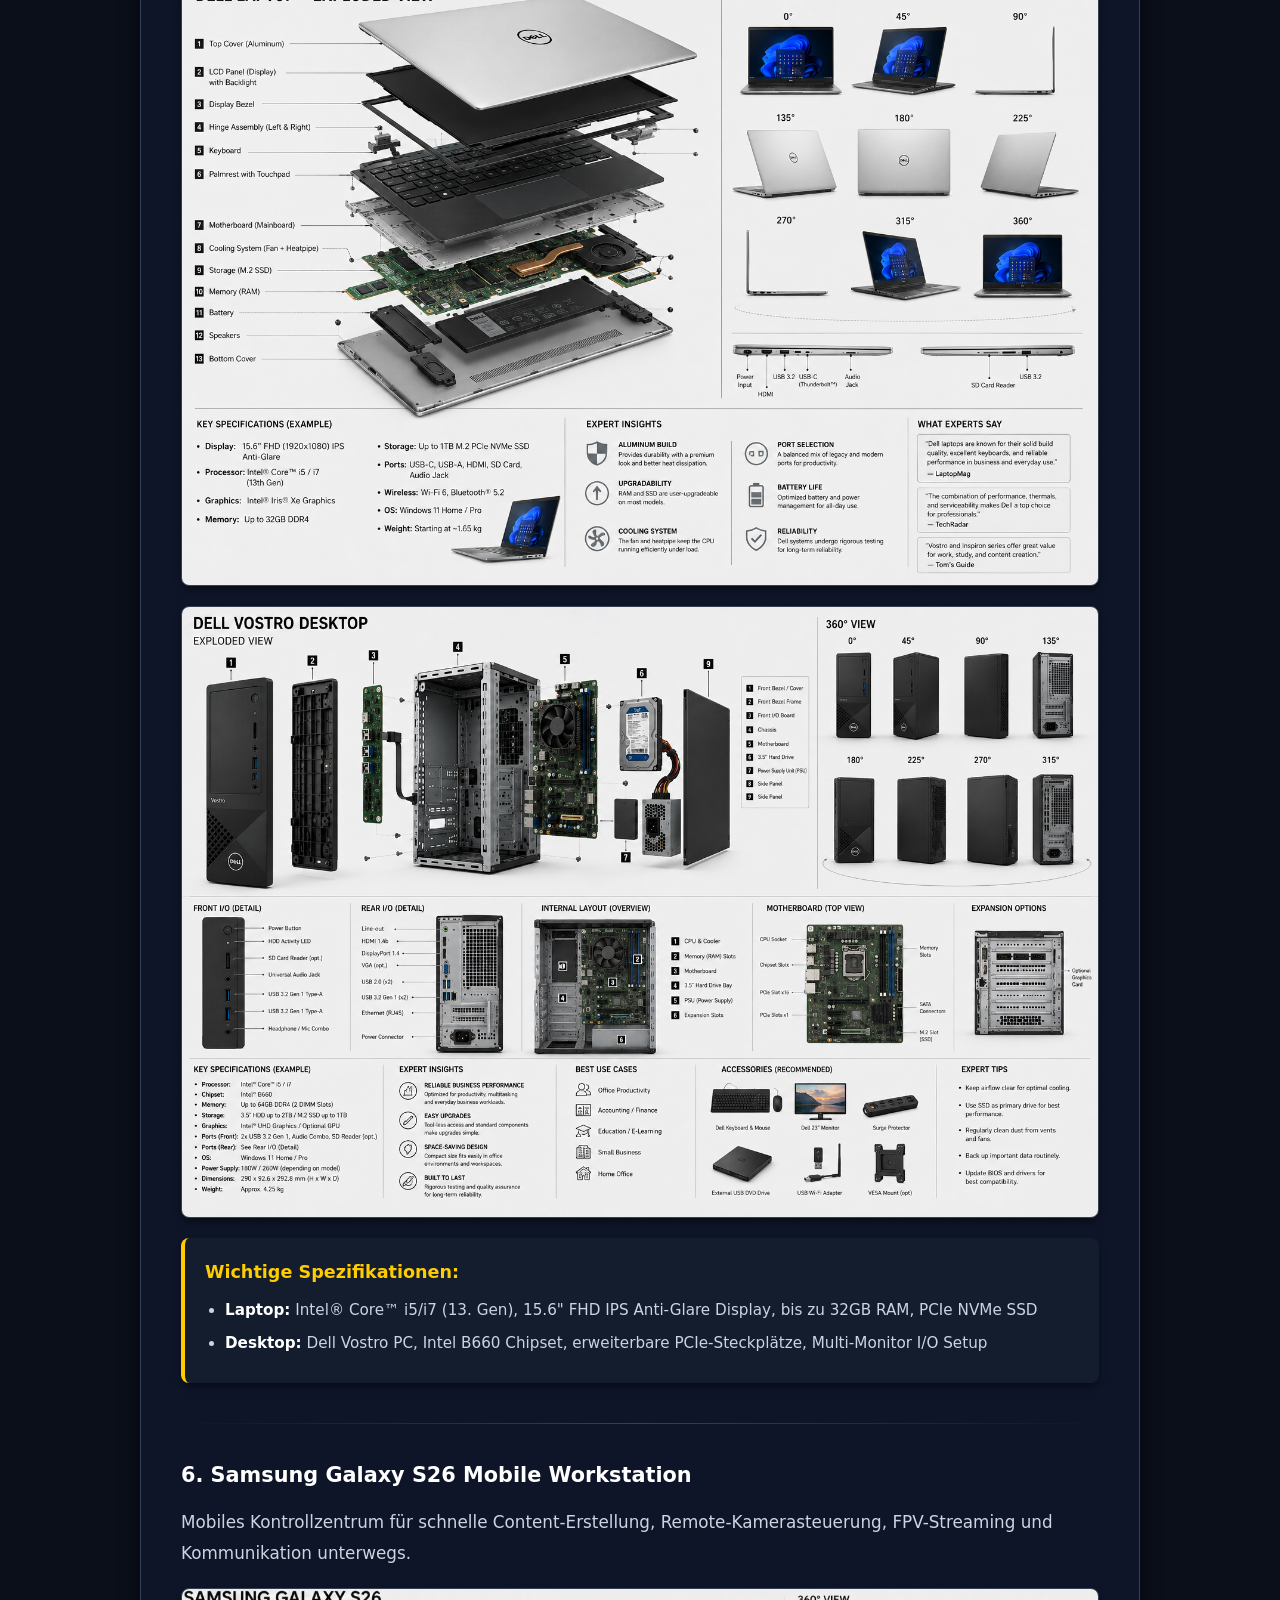
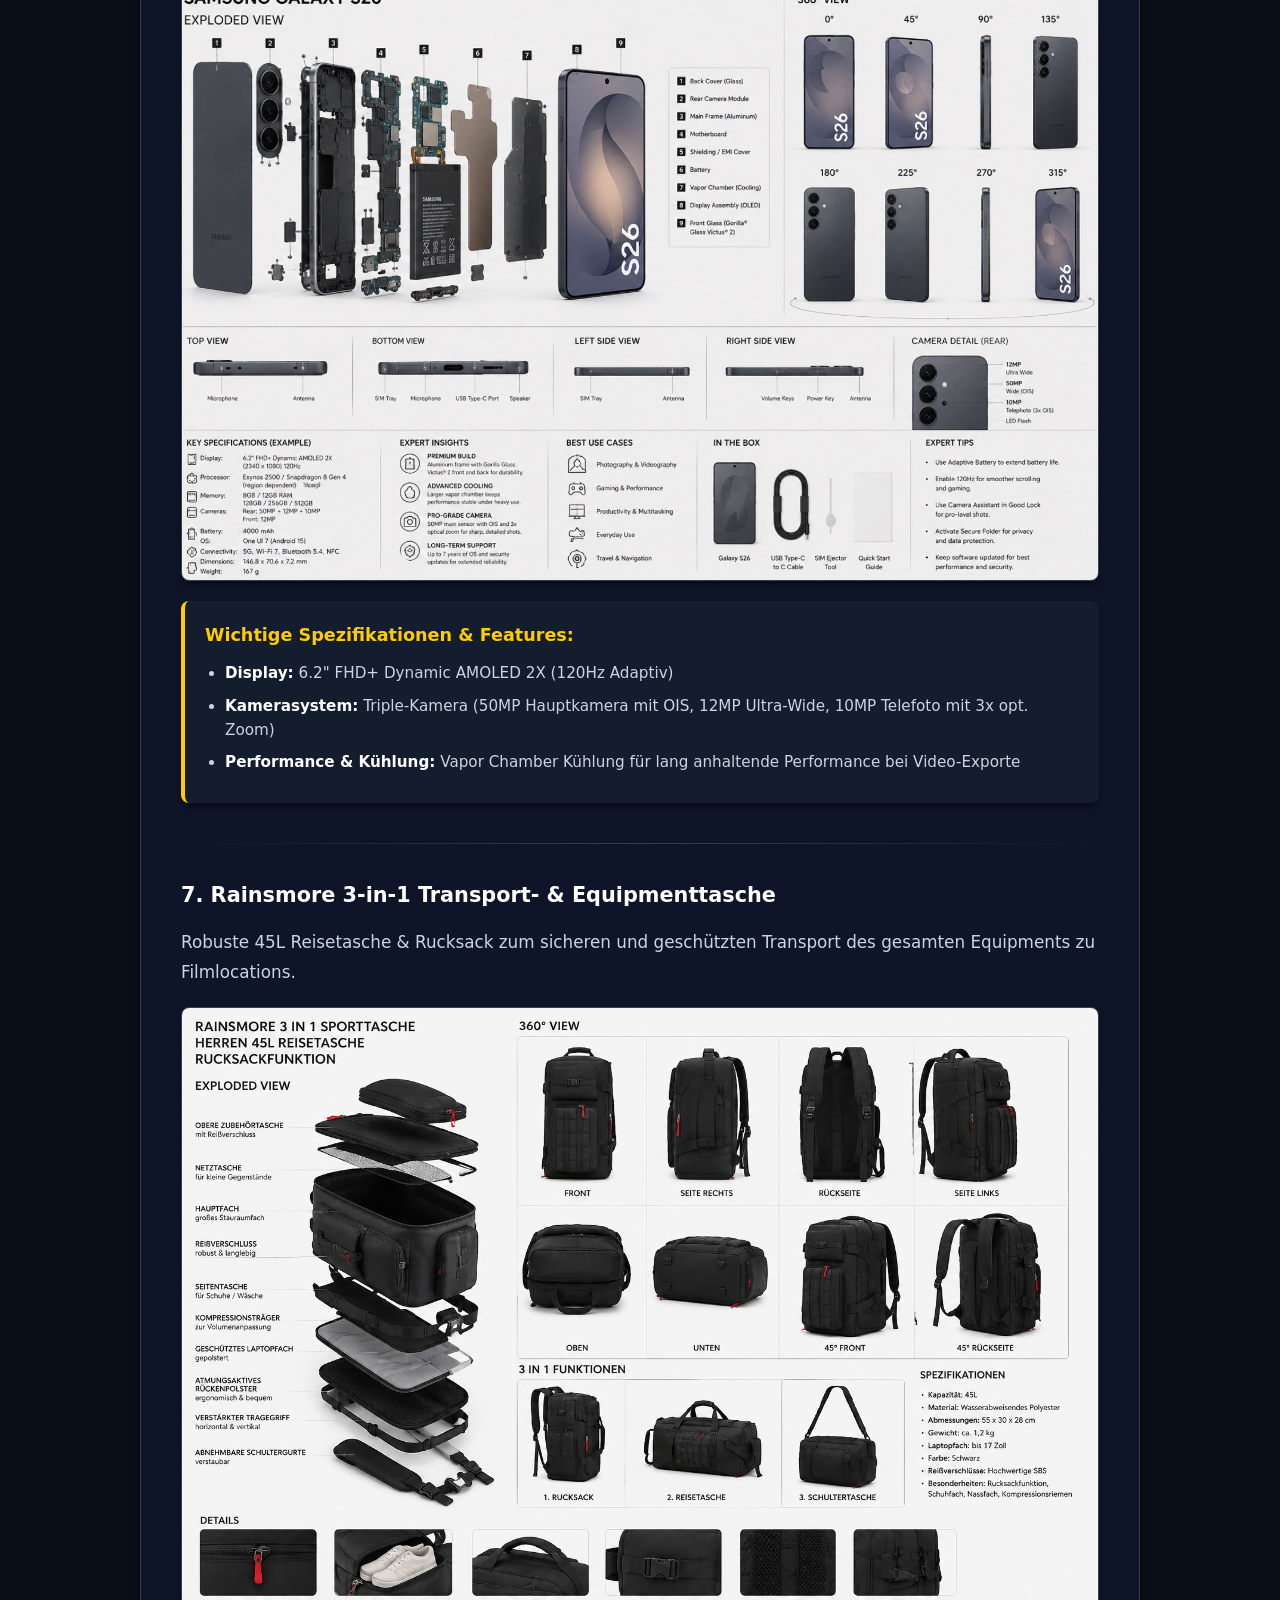
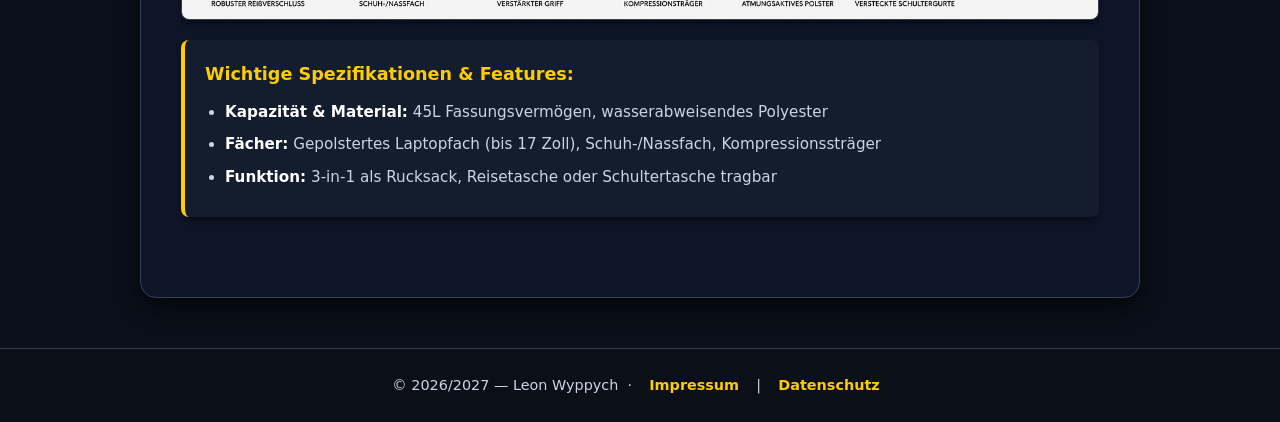
<file: src/technik.html>
<!DOCTYPE html>
<html lang="de">
<head>
    <meta charset="UTF-8">
    <meta name="viewport" content="width=device-width, initial-scale=1.0">
    <meta name="theme-color" content="#0a0f19">
    <meta name="description" content="Technik & Equipment von Leon Wyppych – Kameras, Drohnen, Monitore und Workstations im Überblick.">
    <meta name="author" content="Leon Wyppych">
    <title>Technik &amp; Equipment — Leon Wyppych</title>
    <link rel="stylesheet" href="../style.css">
</head>
<body>
    <a href="#main" class="skip-link">Zum Hauptinhalt springen</a>

    <header class="fixed-header">
        <div class="header-container">
            <h1>Leon Wyppych</h1>
            <p class="subtitle">2026 / 2027 — Portfolio, Projekte &amp; Erfahrungen</p>
        </div>
        <nav class="main-nav" aria-label="Hauptnavigation">
            <ul>
                <li><a href="../index.html">Über mich</a></li>
                <li><a href="projekte.html">Projekte</a></li>
                <li><a href="praktikum.html">Praktikum</a></li>
                <li><a href="technik.html" class="active" aria-current="page">Technik &amp; Equipment</a></li>
                <li><a href="schule.html">Schule</a></li>
                <li><a href="hobbys.html">Hobbys</a></li>
            </ul>
        </nav>
    </header>

    <main id="main" class="content">
        <div class="school-card">
            <h1>Technik &amp; Equipment</h1>
            <p>Willkommen in meiner Ausrüstungs- und Technikübersicht! Als Medien- und Fotografie-Enthusiast setze ich auf professionelle Hardware für Video, Audio, Luftaufnahmen und Datenverarbeitung. Hier findest du eine detaillierte technische Analyse meines Equipments inkl. Explosionszeichnungen und Spezifikationen.</p>
            <hr class="divider">

            <article class="equipment-item">
                <h3>1. Sony 4K Camcorder</h3>
                <p>Hauptkamera für professionelle Videoaufnahmen, Interviews und Live-Produktionen mit hochauflösendem 1.0-Typ Exmor RS™ CMOS Sensor und 20x G-Objektiv.</p>
                <div class="image-container"><img src="../art/152976FE-19D9-4856-8800-9D4E74AB3DD5.png" alt="Sony 4K Camcorder Exploded View"></div>
                <div class="specs-box">
                    <h4>Wichtige Spezifikationen &amp; Features:</h4>
                    <ul>
                        <li><strong>Sensor &amp; Auflösung:</strong> 1.0-Typ Exmor RS CMOS Sensor / 4K UHD (3840 × 2160)</li>
                        <li><strong>Optik:</strong> Sony G-Lens mit 20x optischem Zoom &amp; integrierten ND-Filtern (1/4, 1/16, 1/64)</li>
                        <li><strong>Audio:</strong> 2x XLR-Eingänge mit Phantomspeisung (4-Kanal 24-Bit PCM)</li>
                        <li><strong>Speicher:</strong> Dual SD-Kartenslots (Simultan-, Relay- &amp; Backup-Aufnahme)</li>
                    </ul>
                </div>
            </article>
            <hr class="divider">

            <article class="equipment-item">
                <h3>2. Kamera-Drohne (Quadrocopter)</h3>
                <p>Für dynamische Luftaufnahmen und spektakuläre Perspektiven. Ausgestattet mit Brushless-Motoren, 2-Achsen Gimbal und FPV-Echtzeitübertragung.</p>
                <div class="image-container"><img src="../art/E8C722DC-AF4F-409B-847D-1B3979C577E8.png" alt="Drohne Exploded View"></div>
                <div class="specs-box">
                    <h4>Wichtige Spezifikationen &amp; Features:</h4>
                    <ul>
                        <li><strong>Kamera &amp; Gimbal:</strong> 1080P HD Weitwinkel-Kamera mit 2-Achsen stabilisiertem Gimbal</li>
                        <li><strong>Flugzeit &amp; Reichweite:</strong> Bis zu 22 Minuten Flugzeit / 300 Meter Steuerungsreichweite</li>
                        <li><strong>Akku:</strong> 7.4V 2800mAh Li-Po (modulares Schnellwechselsystem)</li>
                        <li><strong>Features:</strong> FPV Wi-Fi Echtzeit-Stream, Return-to-Home, Headless Mode</li>
                    </ul>
                </div>
            </article>
            <hr class="divider">

            <article class="equipment-item">
                <h3>3. Feelworld 4K Feldmonitor-Setup</h3>
                <p>Externer High-Bright Monitor zur präzisen Schärfekontrolle, Belichtungsmessung und Bildbeurteilung direkt am Set.</p>
                <div class="image-container"><img src="../art/B522DA4B-BBDD-41A5-B889-134119E40C2C.png" alt="Feelworld Monitor Setup"></div>
                <div class="specs-box">
                    <h4>Wichtige Spezifikationen &amp; Features:</h4>
                    <ul>
                        <li><strong>Display:</strong> 4K IPS High-Bright Panel für optimale Lesbarkeit bei Sonnenlicht</li>
                        <li><strong>Anschlüsse:</strong> Micro HDMI Input, Micro-USB / Stromversorgung</li>
                        <li><strong>Zubehör:</strong> Sonnenblende (Lens Hood), Tilt-Arm / Cold Shoe Mount &amp; Tischstativ</li>
                    </ul>
                </div>
            </article>
            <hr class="divider">

            <article class="equipment-item">
                <h3>4. Sony Over-Ear Noise-Cancelling Kopfhörer</h3>
                <p>Unverzichtbar für exaktes Audio-Monitoring beim Dreh sowie für den Schnitt im Studio ohne Störgeräusche.</p>
                <div class="image-container"><img src="../art/24F4ABE2-723A-40A0-ACAA-A0D23CA3B9F1.png" alt="Sony Headphones"></div>
                <div class="specs-box">
                    <h4>Wichtige Spezifikationen &amp; Features:</h4>
                    <ul>
                        <li><strong>Treiber:</strong> 40mm Dynamic Driver Unit für präzise Klangwiedergabe</li>
                        <li><strong>Noise Cancelling:</strong> Dual Noise Sensor Technologie für aktive Geräuschunterdrückung</li>
                        <li><strong>Akkulaufzeit:</strong> Bis zu 30 Stunden (mit NC) / Schnellladung über USB Type-C</li>
                        <li><strong>Codecs &amp; Komfort:</strong> SBC, AAC, LDAC; Memory-Foam-Ohrpolster für langen Tragekomfort</li>
                    </ul>
                </div>
            </article>
            <hr class="divider">

            <article class="equipment-item">
                <h3>5. Dell Workstations (Laptop &amp; Vostro Desktop)</h3>
                <p>Leistungsstarke Rechenhardware für Videobearbeitung, 3D-Rendering, Bildbearbeitung mit Adobe Creative Cloud und medientechnische Berechnungen.</p>
                <div class="image-container">
                    <img src="../art/165EF64D-8031-40B7-9FD1-2601009DDB4A.png" alt="Dell Laptop" class="stacked-img">
                    <img src="../art/F7B3D1F9-94C8-42BE-9FC4-75A422676A4C.png" alt="Dell Desktop" class="stacked-img">
                </div>
                <div class="specs-box">
                    <h4>Wichtige Spezifikationen:</h4>
                    <ul>
                        <li><strong>Laptop:</strong> Intel® Core™ i5/i7 (13. Gen), 15.6" FHD IPS Anti-Glare Display, bis zu 32GB RAM, PCIe NVMe SSD</li>
                        <li><strong>Desktop:</strong> Dell Vostro PC, Intel B660 Chipset, erweiterbare PCIe-Steckplätze, Multi-Monitor I/O Setup</li>
                    </ul>
                </div>
            </article>
            <hr class="divider">

            <article class="equipment-item">
                <h3>6. Samsung Galaxy S26 Mobile Workstation</h3>
                <p>Mobiles Kontrollzentrum für schnelle Content-Erstellung, Remote-Kamerasteuerung, FPV-Streaming und Kommunikation unterwegs.</p>
                <div class="image-container"><img src="../art/IMG_5943.jpeg" alt="Samsung Galaxy"></div>
                <div class="specs-box">
                    <h4>Wichtige Spezifikationen &amp; Features:</h4>
                    <ul>
                        <li><strong>Display:</strong> 6.2" FHD+ Dynamic AMOLED 2X (120Hz Adaptiv)</li>
                        <li><strong>Kamerasystem:</strong> Triple-Kamera (50MP Hauptkamera mit OIS, 12MP Ultra-Wide, 10MP Telefoto mit 3x opt. Zoom)</li>
                        <li><strong>Performance &amp; Kühlung:</strong> Vapor Chamber Kühlung für lang anhaltende Performance bei Video-Exporte</li>
                    </ul>
                </div>
            </article>
            <hr class="divider">

            <article class="equipment-item">
                <h3>7. Rainsmore 3-in-1 Transport- &amp; Equipmenttasche</h3>
                <p>Robuste 45L Reisetasche &amp; Rucksack zum sicheren und geschützten Transport des gesamten Equipments zu Filmlocations.</p>
                <div class="image-container"><img src="../art/B1BA0378-A058-481E-8EB0-0983D6680D4B.png" alt="Rainsmore Tasche"></div>
                <div class="specs-box">
                    <h4>Wichtige Spezifikationen &amp; Features:</h4>
                    <ul>
                        <li><strong>Kapazität &amp; Material:</strong> 45L Fassungsvermögen, wasserabweisendes Polyester</li>
                        <li><strong>Fächer:</strong> Gepolstertes Laptopfach (bis 17 Zoll), Schuh-/Nassfach, Kompressionssträger</li>
                        <li><strong>Funktion:</strong> 3-in-1 als Rucksack, Reisetasche oder Schultertasche tragbar</li>
                    </ul>
                </div>
            </article>
        </div>
    </main>

    <footer class="fixed-footer">
        <p>&copy; 2026/2027 &mdash; Leon Wyppych &nbsp;·&nbsp;
            <a href="impressum.html">Impressum</a> &nbsp;|&nbsp;
            <a href="datenschutz.html">Datenschutz</a>
        </p>
    </footer>
</body>
</html>
</file>
<file: style.css>
/* ==========================================================================
   1. VARIABLEN, RESET & GLOBALE EINSTELLUNGEN
   ========================================================================== */
:root {
    --primary-bg: #0a0f19;
    --card-bg: rgba(15, 23, 42, 0.94);
    --table-bg: rgba(30, 41, 59, 0.6);
    --accent-gold: #ffcc00;
    --text-white: #ffffff;
    --text-muted: #cbd5e1;
    --border-color: #334155;
    --link-blue: #38bdf8;
    
    --shadow-sm: 0 4px 6px -1px rgba(0, 0, 0, 0.5);
    --shadow-md: 0 10px 25px -3px rgba(0, 0, 0, 0.7);
    --shadow-lg: 0 20px 40px -5px rgba(0, 0, 0, 0.8);
}

*, *::before, *::after {
    box-sizing: border-box;
    margin: 0;
    padding: 0;
}

html { scroll-behavior: smooth; }

body {
    font-family: system-ui, -apple-system, BlinkMacSystemFont, 'Segoe UI', Roboto, Helvetica, Arial, sans-serif;
    color: var(--text-white);
    background-color: var(--primary-bg);
    background-image: url('art/backroundleon.jpeg'), url('../art/backroundleon.jpeg'), url('backroundleon.jpeg');
    background-repeat: no-repeat;
    background-position: center center;
    background-attachment: fixed;
    background-size: cover;
    min-height: 100vh;
    display: flex;
    flex-direction: column;
    line-height: 1.6;
    -webkit-font-smoothing: antialiased;
}

::-webkit-scrollbar { width: 12px; }
::-webkit-scrollbar-track { background: var(--primary-bg); }
::-webkit-scrollbar-thumb { background: var(--border-color); border-radius: 6px; border: 3px solid var(--primary-bg); }
::-webkit-scrollbar-thumb:hover { background: var(--accent-gold); }

a:focus-visible, button:focus-visible {
    outline: 2px solid var(--accent-gold);
    outline-offset: 4px;
    border-radius: 4px;
}

.skip-link {
    position: absolute;
    top: -100px;
    left: 0;
    background: var(--accent-gold);
    color: var(--primary-bg);
    padding: 10px 15px;
    z-index: 9999;
    text-decoration: none;
    font-weight: bold;
    border-radius: 0 0 8px 0;
    transition: top 0.3s;
}
.skip-link:focus { top: 0; }

/* ==========================================================================
   2. HEADER & NAVIGATION
   ========================================================================== */
.fixed-header {
    background-color: rgba(10, 15, 25, 0.95);
    text-align: center;
    padding: 25px 10px 15px 10px;
    border-bottom: 1px solid var(--border-color);
}

.header-container h1 {
    color: var(--accent-gold);
    font-size: 2.4rem;
    margin-bottom: 5px;
    letter-spacing: 1px;
    text-shadow: 0 2px 10px rgba(255, 204, 0, 0.2);
}

.fixed-header .subtitle, .fixed-header p {
    color: var(--text-muted);
    font-size: 1rem;
    font-weight: 500;
}

.main-nav {
    background-color: rgba(10, 15, 25, 0.85);
    backdrop-filter: blur(12px);
    -webkit-backdrop-filter: blur(12px);
    border-bottom: 2px solid var(--accent-gold);
    position: sticky;
    top: 0;
    z-index: 1000;
}

.main-nav ul {
    list-style: none;
    display: flex;
    justify-content: center;
    flex-wrap: wrap;
    gap: 20px;
    padding: 15px 10px;
}

.main-nav a {
    color: var(--text-white);
    text-decoration: none;
    font-weight: 600;
    padding: 6px 12px;
    border-radius: 4px;
    transition: all 0.3s ease;
    border-bottom: 2px solid transparent;
}

.main-nav a.active, .main-nav a:hover {
    color: var(--accent-gold);
    border-bottom: 2px solid var(--accent-gold);
    background-color: rgba(255, 204, 0, 0.08);
}

/* ==========================================================================
   3. BASIS-LAYOUT (CONTAINER)
   ========================================================================== */
main.content {
    flex: 1;
    padding: 50px 20px;
    display: flex;
    flex-direction: column;
    align-items: center;
    gap: 40px;
    max-width: 1100px;
    margin: 0 auto;
    width: 100%;
}

/* ==========================================================================
   4. STARTSEITE (HERO, GRID, PREVIEW)
   ========================================================================== */
.hero-section {
    background-color: var(--card-bg);
    border: 1px solid var(--border-color);
    border-radius: 16px;
    padding: 40px;
    width: 100%;
    box-shadow: var(--shadow-md);
    backdrop-filter: blur(8px);
    -webkit-backdrop-filter: blur(8px);
}

.hero-grid {
    display: flex;
    align-items: center;
    gap: 50px;
    flex-wrap: wrap;
}

.hero-text { flex: 1; min-width: 280px; }

.hero-text h2 {
    color: var(--accent-gold);
    font-size: 2.4rem;
    margin-bottom: 15px;
    line-height: 1.2;
}

.hero-text .lead {
    color: var(--text-muted);
    font-size: 1.1rem;
    line-height: 1.8;
    margin-bottom: 30px;
}

.quick-tags { display: flex; flex-wrap: wrap; gap: 10px; }

.quick-tags span {
    background-color: rgba(255, 204, 0, 0.1);
    color: var(--accent-gold);
    border: 1px solid rgba(255, 204, 0, 0.3);
    padding: 8px 16px;
    border-radius: 25px;
    font-size: 0.9rem;
    font-weight: 600;
    transition: all 0.3s ease;
}

.quick-tags span:hover {
    background-color: var(--accent-gold);
    color: var(--primary-bg);
    transform: translateY(-2px);
    box-shadow: 0 4px 12px rgba(255, 204, 0, 0.3);
}

.hero-image { flex: 0 0 320px; max-width: 100%; }

.hero-image img {
    width: 100%;
    height: auto;
    aspect-ratio: 1 / 1;
    object-fit: cover;
    border-radius: 12px;
    border: 3px solid var(--accent-gold);
    box-shadow: var(--shadow-lg);
    display: block;
    transition: transform 0.4s ease;
}
.hero-image img:hover { transform: scale(1.02); }

.grid-section { width: 100%; }

.grid-section h3, .preview-section h3, .school-card h2 {
    color: var(--accent-gold);
    font-size: 1.6rem;
    margin-bottom: 20px;
    border-bottom: 2px solid var(--border-color);
    padding-bottom: 10px;
}

.cards-grid {
    display: grid;
    grid-template-columns: repeat(auto-fit, minmax(300px, 1fr));
    gap: 25px;
    width: 100%;
}

.info-card {
    background-color: var(--card-bg);
    border: 1px solid var(--border-color);
    border-radius: 12px;
    padding: 30px;
    box-shadow: var(--shadow-sm);
    backdrop-filter: blur(8px);
    transition: all 0.3s ease;
}

.info-card:hover {
    transform: translateY(-8px);
    border-color: var(--accent-gold);
    box-shadow: var(--shadow-md);
}

.info-card h4 { color: var(--accent-gold); font-size: 1.25rem; margin-bottom: 12px; }
.info-card p { color: var(--text-muted); font-size: 1rem; }

.preview-section { width: 100%; display: flex; flex-direction: column; gap: 30px; }

.preview-card {
    background-color: var(--card-bg);
    border: 1px solid var(--border-color);
    border-radius: 12px;
    padding: 35px;
    display: flex;
    align-items: center;
    gap: 40px;
    box-shadow: var(--shadow-sm);
    backdrop-filter: blur(8px);
    flex-wrap: wrap;
    transition: border-color 0.3s ease;
}

.preview-card:hover { border-color: rgba(255, 204, 0, 0.5); }
.preview-card.reverse { flex-direction: row-reverse; }

.preview-text { flex: 1; min-width: 280px; }
.preview-text h3 { border: none; padding: 0; margin-bottom: 10px; }
.preview-text p { color: var(--text-muted); font-size: 1rem; margin-bottom: 25px; }

.preview-img {
    flex: 0 0 350px;
    max-width: 100%;
    overflow: hidden;
    border-radius: 8px;
    border: 1px solid var(--border-color);
    box-shadow: var(--shadow-sm);
}

.preview-img img { width: 100%; height: auto; display: block; transition: transform 0.5s ease; }
.preview-card:hover .preview-img img { transform: scale(1.05); }

.action-btn {
    display: inline-block;
    background-color: rgba(255, 204, 0, 0.1);
    color: var(--accent-gold);
    border: 2px solid var(--accent-gold);
    padding: 12px 24px;
    border-radius: 8px;
    text-decoration: none;
    font-weight: 700;
    font-size: 1rem;
    transition: all 0.3s ease;
}

.action-btn:hover {
    background-color: var(--accent-gold);
    color: var(--primary-bg);
    box-shadow: 0 6px 20px rgba(255, 204, 0, 0.4);
    transform: translateY(-3px);
}

/* ==========================================================================
   5. UNTERSEITEN (SCHOOL-CARD & ALLGEMEINE TYPO)
   ========================================================================== */
.school-card {
    background-color: var(--card-bg);
    border: 1px solid var(--border-color);
    border-radius: 16px;
    padding: 40px;
    max-width: 1000px;
    width: 100%;
    box-shadow: var(--shadow-md);
    backdrop-filter: blur(8px);
}

.school-card h1 {
    color: var(--accent-gold);
    font-size: 2.2rem;
    margin-bottom: 20px;
    text-shadow: 0 2px 10px rgba(255, 204, 0, 0.15);
}

.school-card h3 { color: var(--text-white); font-size: 1.3rem; margin-top: 25px; margin-bottom: 15px; }

.school-card p, .school-card li {
    color: var(--text-muted);
    line-height: 1.8;
    font-size: 1.05rem;
}

.school-card p { margin-bottom: 15px; }
.school-card ul, .school-card ol { margin-left: 25px; margin-bottom: 25px; }
.school-card li { margin-bottom: 8px; }

.school-card img {
    max-width: 100%;
    height: auto;
    display: block;
    border-radius: 8px;
    border: 1px solid var(--border-color);
    margin: 25px 0;
}

.school-card a {
    color: var(--link-blue);
    text-decoration: none;
    border-bottom: 1px solid transparent;
    transition: all 0.2s ease;
}

.school-card a:hover { color: var(--accent-gold); border-bottom: 1px solid var(--accent-gold); }

.divider {
    border: 0;
    height: 1px;
    background: linear-gradient(90deg, transparent, var(--border-color), transparent);
    margin: 35px 0;
}

/* ==========================================================================
   6. TABELLEN
   ========================================================================== */
.table-responsive {
    width: 100%;
    overflow-x: auto;
    -webkit-overflow-scrolling: touch;
    margin: 25px 0;
    border-radius: 8px;
    border: 1px solid var(--accent-gold);
    box-shadow: var(--shadow-sm);
}

.school-card table { width: 100%; border-collapse: collapse; background-color: var(--table-bg); min-width: 600px; }

.school-card th {
    background-color: rgba(10, 15, 25, 0.95);
    color: var(--accent-gold);
    padding: 15px;
    text-align: left;
    font-size: 1rem;
    border-bottom: 2px solid var(--accent-gold);
    font-weight: 700;
}

.school-card td {
    padding: 12px 15px;
    border-bottom: 1px solid rgba(255, 255, 255, 0.08);
    color: var(--text-white);
    font-size: 0.95rem;
}

.school-card tr:hover { background-color: rgba(255, 204, 0, 0.08); }

/* ==========================================================================
   7. PROJEKTE & GALERIEN
   ========================================================================== */
.project-section { margin-bottom: 50px; }

.gallery-grid, .ableton-gallery {
    display: grid;
    grid-template-columns: repeat(auto-fill, minmax(280px, 1fr));
    gap: 25px;
    margin-top: 25px;
}

.gallery-grid figure, .ableton-gallery figure {
    margin: 0;
    background: var(--card-bg);
    border-radius: 10px;
    overflow: hidden;
    border: 1px solid var(--border-color);
    transition: all 0.3s ease;
    box-shadow: var(--shadow-sm);
}

.gallery-grid figure:hover, .ableton-gallery figure:hover {
    transform: translateY(-5px);
    border-color: var(--accent-gold);
    box-shadow: var(--shadow-md);
}

.gallery-grid img, .ableton-gallery img {
    width: 100%;
    height: 250px;
    object-fit: cover;
    display: block;
    border-bottom: 1px solid var(--border-color);
}

.gallery-grid figcaption, .ableton-gallery figcaption {
    padding: 15px;
    font-size: 0.9rem;
    color: var(--text-muted);
    text-align: center;
    background: var(--card-bg);
    line-height: 1.5;
}

.info-box {
    background-color: var(--table-bg);
    padding: 25px;
    border-left: 4px solid var(--accent-gold);
    margin: 25px 0;
    border-radius: 0 8px 8px 0;
    box-shadow: var(--shadow-sm);
}
.info-box p { margin: 5px 0; color: var(--text-white); }
.info-box strong { color: var(--accent-gold); }

blockquote {
    background-color: rgba(0, 0, 0, 0.3);
    padding: 20px 25px;
    border-left: 4px solid var(--accent-gold);
    font-style: italic;
    margin: 25px 0;
    border-radius: 0 8px 8px 0;
    color: var(--text-muted);
    font-size: 1.05rem;
    box-shadow: inset 0 2px 10px rgba(0,0,0,0.2);
}

.source-list { list-style: none; padding: 0; margin-top: 15px; }
.source-list li { margin-bottom: 12px; padding: 12px 18px; background: var(--table-bg); border-radius: 8px; border-left: 3px solid var(--accent-gold); transition: background 0.3s ease; }
.source-list li:hover { background: rgba(30, 41, 59, 0.9); }
.source-list a { color: var(--link-blue); text-decoration: none; word-break: break-all; font-weight: 500; }
.source-list a:hover { color: var(--accent-gold); text-decoration: underline; }

code {
    background-color: var(--table-bg);
    padding: 3px 7px;
    border-radius: 5px;
    font-family: 'Courier New', Courier, monospace;
    color: var(--accent-gold);
    font-size: 0.9em;
    border: 1px solid var(--border-color);
}

/* ==========================================================================
   8. MEDIENTECHNIK (INFOGRAFIKEN)
   ========================================================================== */
.infographic-box {
    text-align: center;
    margin: 25px 0;
    background-color: var(--table-bg);
    padding: 20px;
    border-radius: 10px;
    border: 1px solid var(--border-color);
    box-shadow: var(--shadow-sm);
}

.infographic-box img {
    margin: 0 auto 10px auto;
    max-width: 100%;
    height: auto;
    border-radius: 8px;
    display: block;
    border: 1px solid var(--border-color);
}

.img-caption { color: var(--text-muted); font-size: 0.9rem; margin-top: 10px; font-style: italic; text-align: center; }

/* ==========================================================================
   9. TECHNIK & EQUIPMENT
   ========================================================================== */
.equipment-item { margin-bottom: 40px; }
.image-container { margin: 20px 0; text-align: center; }
.image-container img { max-width: 100%; height: auto; border-radius: 8px; display: block; margin: 0 auto 15px auto; border: 1px solid var(--border-color); box-shadow: var(--shadow-sm); }
.image-container img.stacked-img { margin-bottom: 20px; }

.specs-box {
    background: rgba(30, 41, 59, 0.4);
    padding: 20px;
    border-radius: 8px;
    border-left: 4px solid var(--accent-gold);
    box-shadow: var(--shadow-sm);
}
.specs-box h4 { color: var(--accent-gold); margin-bottom: 12px; font-size: 1.1rem; }
.specs-box ul { margin-left: 20px; margin-bottom: 0; }
.specs-box li { color: var(--text-muted); margin-bottom: 8px; font-size: 0.95rem; line-height: 1.6; }
.specs-box li strong { color: var(--text-white); }

/* ==========================================================================
   10. HOBBYS (TIMELINE, FOTO-GRID)
   ========================================================================== */
.img-medium { max-width: 60%; height: auto; border-radius: 8px; display: block; margin: 0 auto; border: 1px solid var(--border-color); box-shadow: var(--shadow-sm); }

.photo-grid { display: grid; grid-template-columns: repeat(auto-fit, minmax(200px, 1fr)); gap: 15px; margin: 20px 0 10px 0; }
.photo-grid img { width: 100%; height: auto; border-radius: 8px; display: block; border: 1px solid var(--border-color); box-shadow: var(--shadow-sm); transition: transform 0.3s ease, border-color 0.3s ease; }
.photo-grid img:hover { transform: scale(1.02); border-color: var(--accent-gold); }

.timeline { position: relative; margin: 25px 0; padding-left: 30px; border-left: 3px solid var(--accent-gold); }
.timeline-item { position: relative; margin-bottom: 25px; background: var(--table-bg); padding: 15px 20px; border-radius: 0 8px 8px 0; box-shadow: var(--shadow-sm); }
.timeline-item::before { content: ''; position: absolute; left: -38px; top: 20px; width: 12px; height: 12px; background-color: var(--accent-gold); border: 3px solid var(--primary-bg); border-radius: 50%; box-shadow: 0 0 10px var(--accent-gold); }
.timeline-item h4 { color: var(--accent-gold); margin-bottom: 8px; font-size: 1.1rem; }
.timeline-item p { color: var(--text-muted); font-size: 0.95rem; margin-bottom: 0; }

/* ==========================================================================
   11. FOOTER
   ========================================================================== */
.fixed-footer {
    background-color: rgba(10, 15, 25, 0.95);
    border-top: 1px solid var(--border-color);
    text-align: center;
    padding: 25px 15px;
    font-size: 0.9rem;
    margin-top: auto;
    color: var(--text-muted);
}

.fixed-footer a { color: var(--accent-gold); text-decoration: none; margin: 0 8px; font-weight: 600; transition: all 0.2s; }
.fixed-footer a:hover { color: var(--text-white); text-decoration: underline; }

/* ==========================================================================
   12. RESPONSIVE ANPASSUNGEN
   ========================================================================== */
@media (max-width: 768px) {
    .hero-section, .preview-card, .school-card { padding: 25px; }
    .hero-text h2 { font-size: 1.9rem; }
    .school-card h1 { font-size: 1.7rem; }
    .hero-grid, .preview-card, .preview-card.reverse { flex-direction: column; gap: 30px; }
    .hero-image, .preview-img { flex: 1 1 100%; width: 100%; margin-top: 10px; }
    .main-nav ul { gap: 10px; padding: 10px 5px; }
    .main-nav a { font-size: 0.9rem; padding: 6px 10px; }
    .gallery-grid img, .ableton-gallery img { height: 200px; }
    .img-medium { max-width: 100%; }
}
</file>
